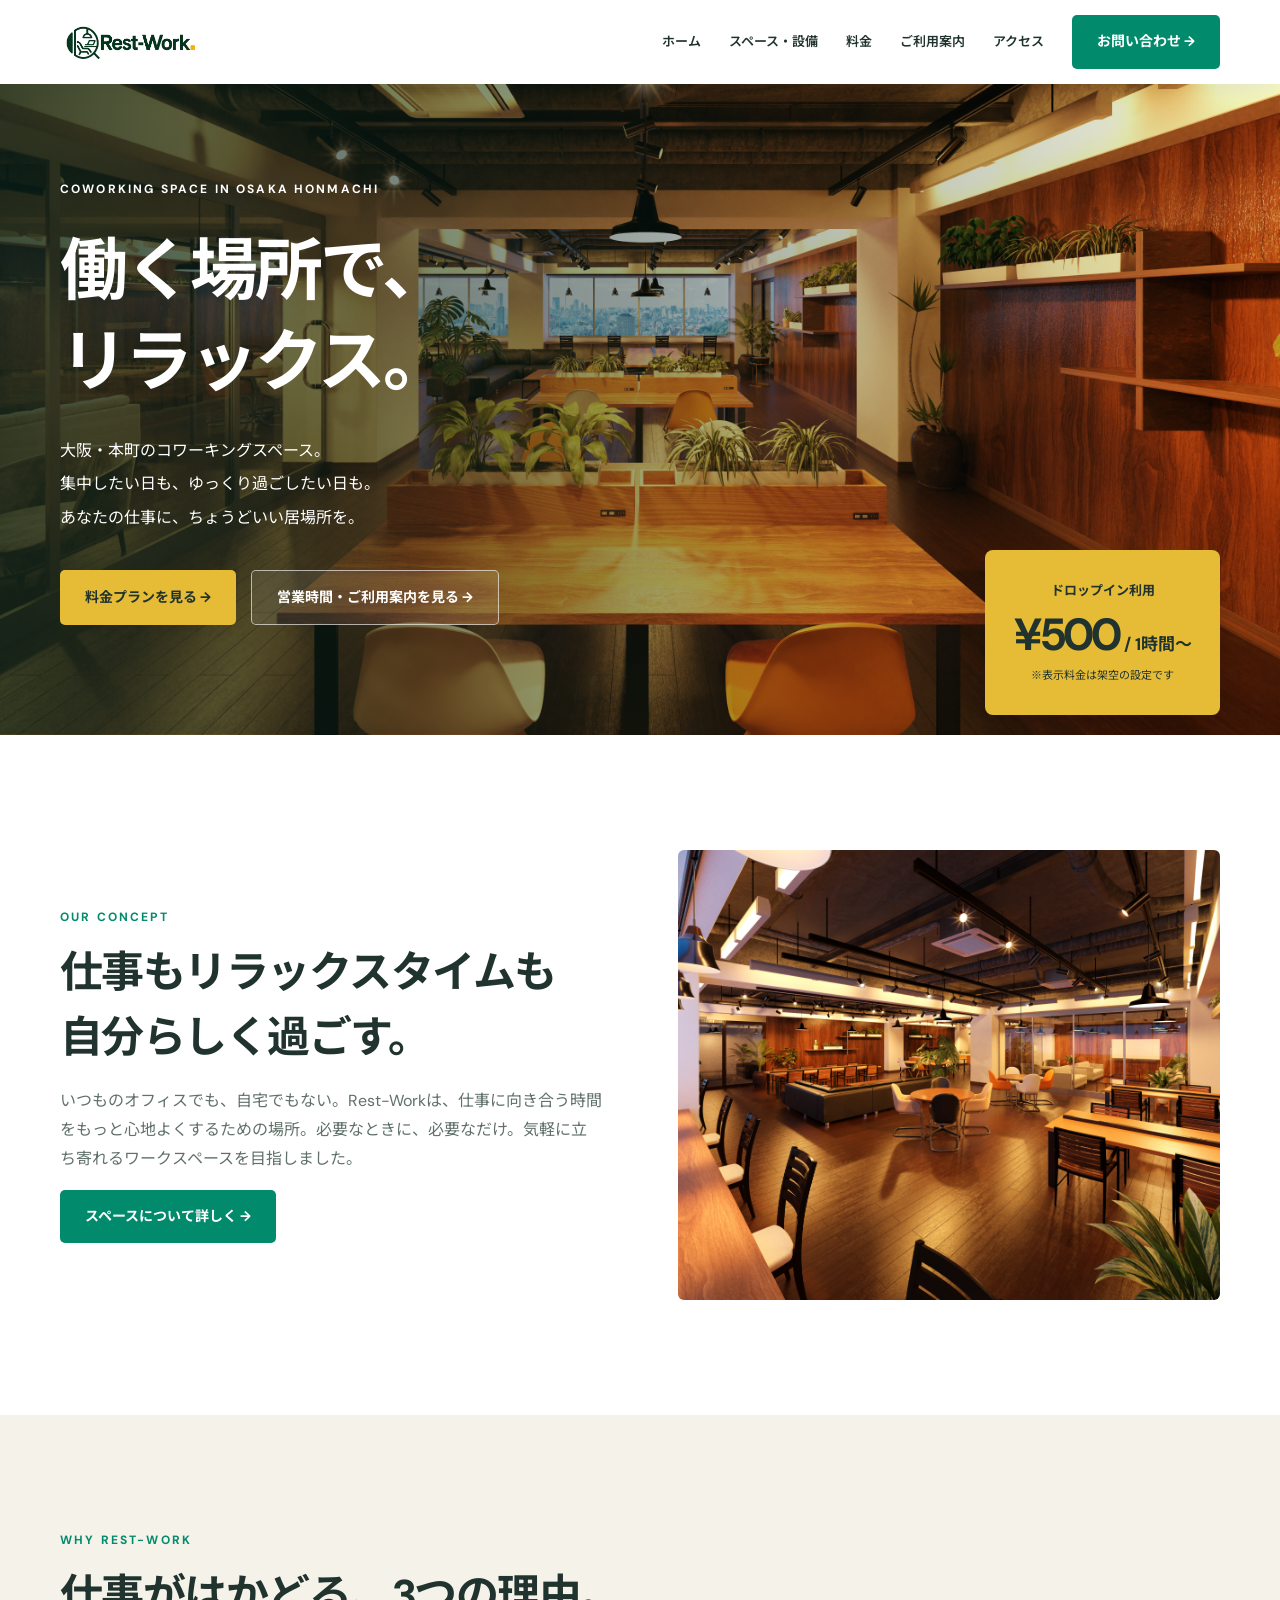
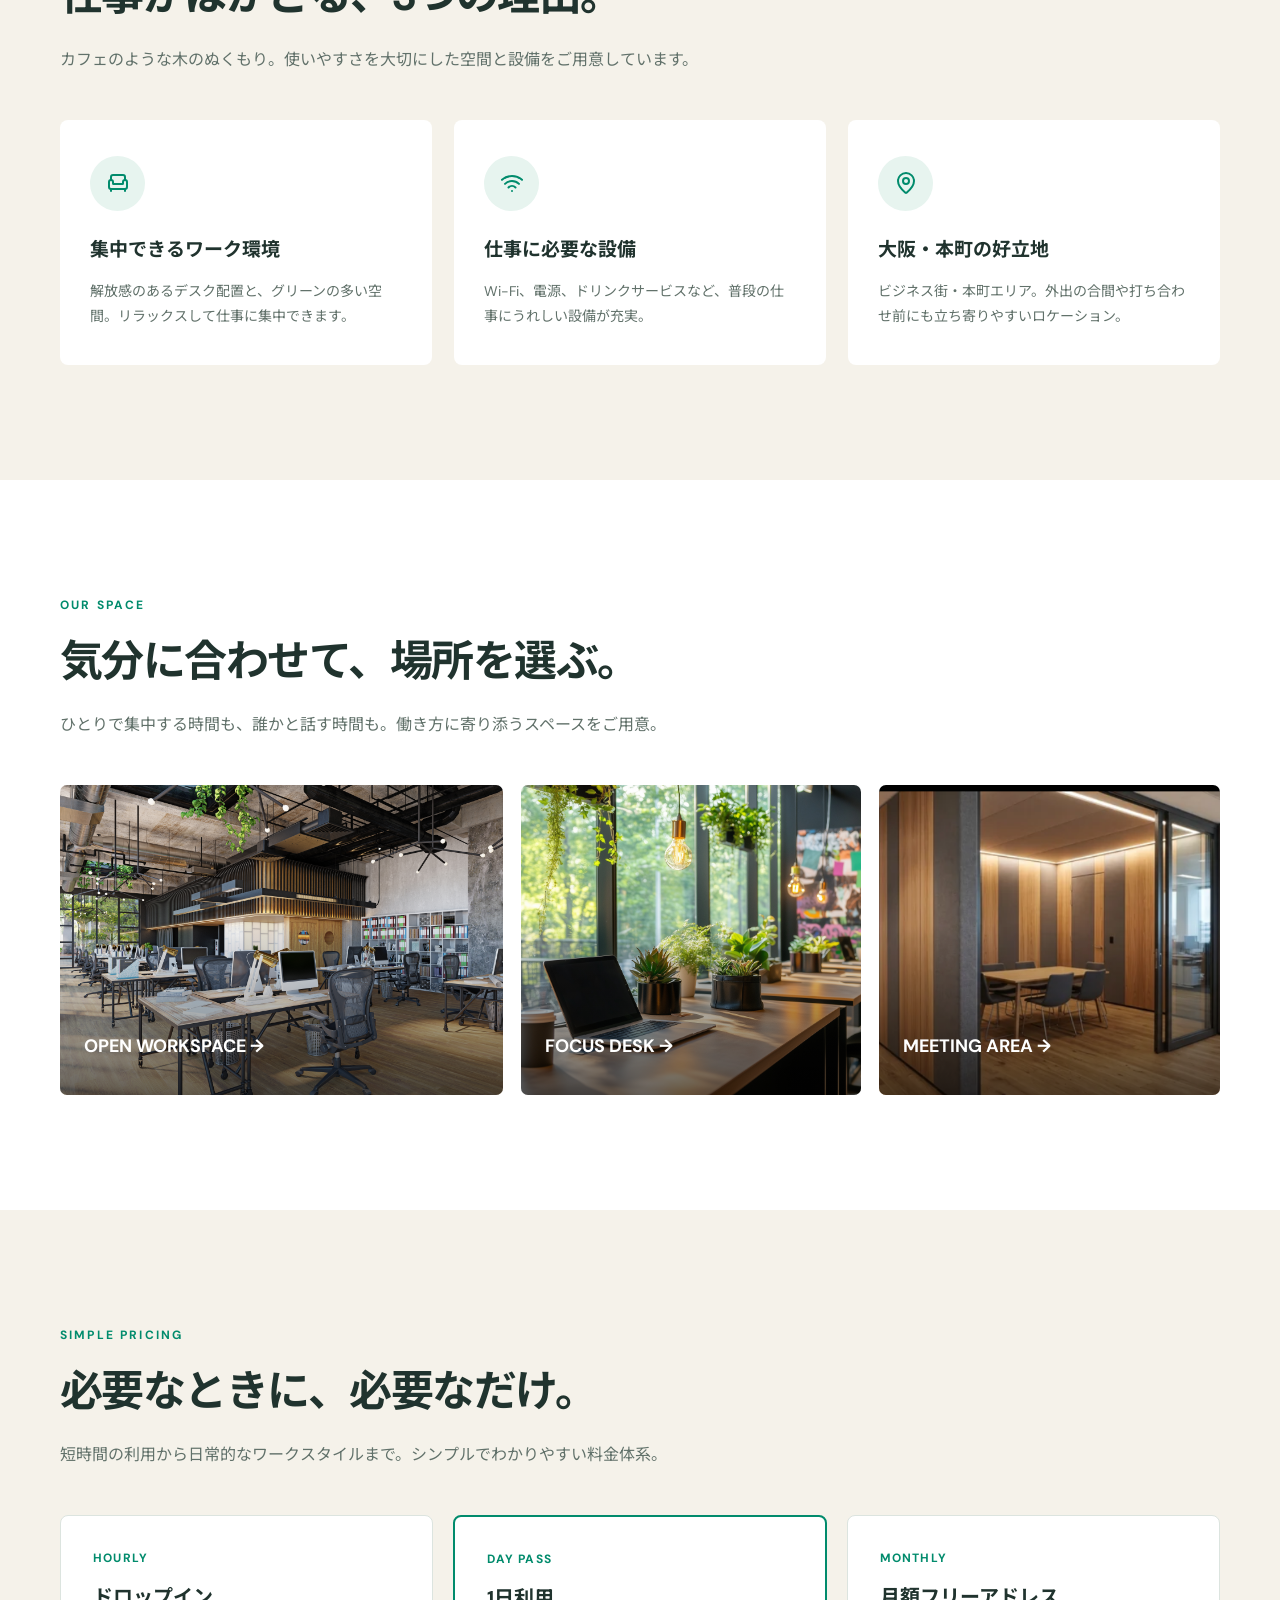
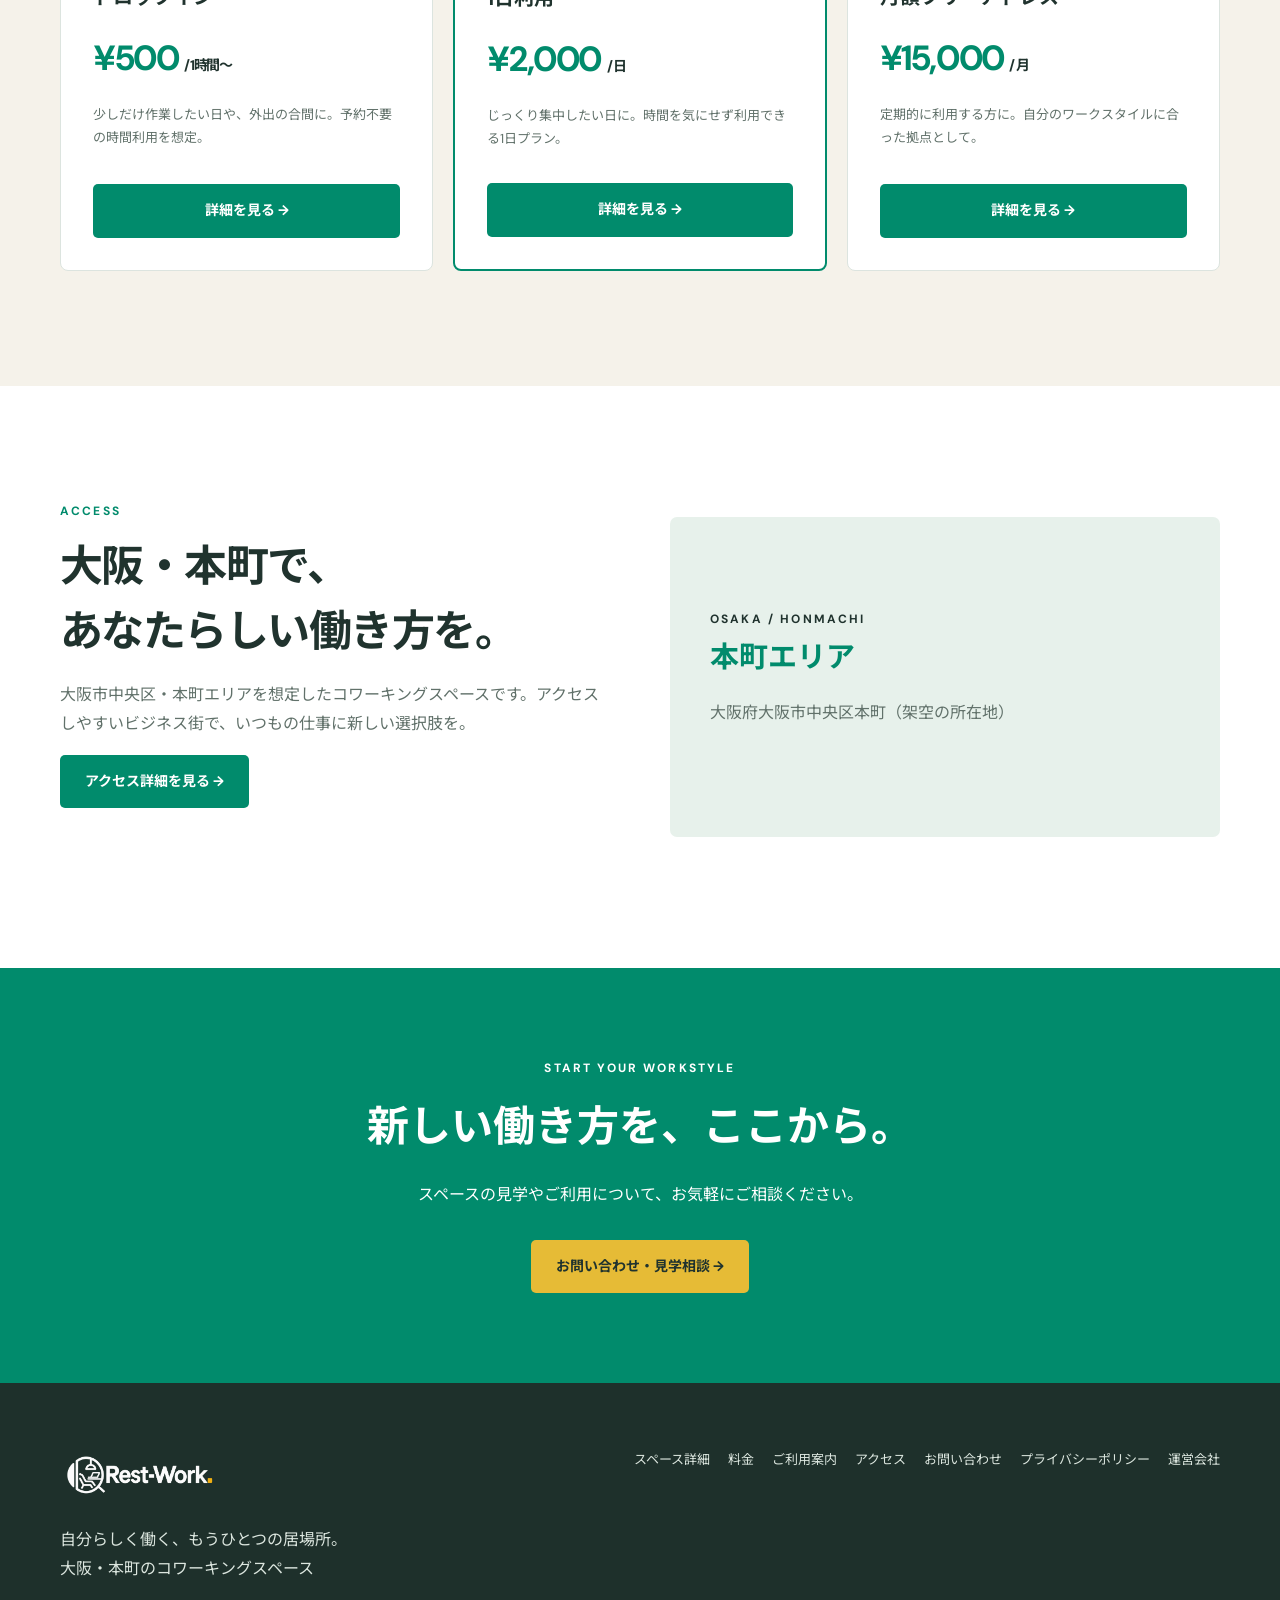
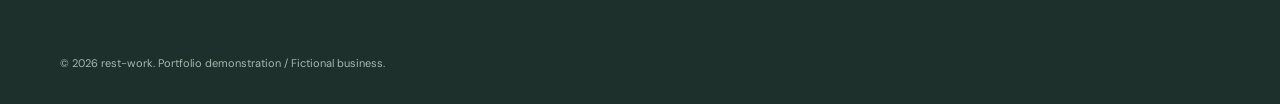
<file: index.html>
<!doctype html>
<html lang="ja">
  <head>
    <meta charset="utf-8">
    <meta name="viewport" content="width=device-width, initial-scale=1">
    <meta name="description" content="大阪・本町の架空のコワーキングスペース rest-work。1時間500円から、自由な働き方を。">
    <title>rest-work | 大阪・本町のコワーキングスペース</title>
    <link rel="preconnect" href="https://fonts.googleapis.com">
    <link rel="preconnect" href="https://fonts.gstatic.com" crossorigin>
    <link href="https://fonts.googleapis.com/css2?family=DM+Sans:wght@400;500;600;700&family=Noto+Sans+JP:wght@400;500;600;700&display=swap" rel="stylesheet">
    <link rel="stylesheet" href="assets/css/style.css">
  </head>

  <body>
    <div class="top-loading" data-top-loading role="status" aria-label="Rest-Workを読み込んでいます">
      <div class="top-loading-inner">
        <div class="top-loading-visual" aria-hidden="true">
          <span class="top-loading-ripple top-loading-ripple-one"></span>
          <span class="top-loading-ripple top-loading-ripple-two"></span>
          <span class="top-loading-mark"><img src="img/logo.png" alt=""></span>
        </div>
        <p class="top-loading-copy">COMFORT SPACE</p>
      </div>
    </div>
    <header class="site-header">
      <div class="wrap header-inner">
        <a class="logo" href="index.html" aria-label="rest-work トップ">
          rest-work<span>.</span>
        </a>
        <button class="menu-btn" aria-label="メニューを開く" aria-expanded="false" aria-controls="main-nav">
          ☰
        </button>
        <nav class="nav" id="main-nav" aria-label="メインナビゲーション">
          <a href="index.html">ホーム</a>
          <a href="space.html">スペース・設備</a>
          <a href="price.html">料金</a>
          <a href="guide.html">ご利用案内</a>
          <a href="access.html">アクセス</a>
          <a href="contact.html" class="btn header-cta">お問い合わせ →</a>
        </nav>
      </div>
    </header>

    <main>
      <section class="hero">
        <div class="hero-image" role="img" aria-label="自然光が差し込む開放的なワークスペース"></div>
        <div class="wrap hero-inner">
          <div class="eyebrow">COWORKING SPACE IN OSAKA HONMACHI</div>
          <h1>
            働く場所で、<br>
            リラックス。
          </h1>
          <p>
            大阪・本町のコワーキングスペース。<br>
            集中したい日も、ゆっくり過ごしたい日も。<br>
            あなたの仕事に、ちょうどいい居場所を。
          </p>
          <div class="hero-actions">
            <a class="btn yellow" href="price.html">料金プランを見る →</a>
            <a class="btn btn-outline" href="guide.html">営業時間・ご利用案内を見る →</a>
          </div>
          <div class="price-badge">
            <small>ドロップイン利用</small>
            <strong>¥500<span> / 1時間〜</span></strong>
            <em>※表示料金は架空の設定です</em>
          </div>
        </div>
      </section>

      <section class="section" id="concept">
        <div class="wrap intro">
          <div class="section-heading">
            <div class="eyebrow">OUR CONCEPT</div>
            <h2>
              仕事もリラックスタイムも<br>
              自分らしく過ごす。
            </h2>
            <p>いつものオフィスでも、自宅でもない。Rest-Workは、仕事に向き合う時間をもっと心地よくするための場所。必要なときに、必要なだけ。気軽に立ち寄れるワークスペースを目指しました。</p>
            <a class="btn" href="space.html">スペースについて詳しく →</a>
          </div>
          <div class="intro-photo">
            <img loading="lazy" src="img/top.jpeg" alt="木の質感と自然光が心地よいオフィス空間">
          </div>
        </div>
      </section>

      <section class="section cream">
        <div class="wrap">
          <div class="section-heading">
            <div class="eyebrow">WHY REST-WORK</div>
            <h2>仕事がはかどる、3つの理由。</h2>
            <p>カフェのような木のぬくもり。使いやすさを大切にした空間と設備をご用意しています。</p>
          </div>
          <div class="features">
            <article class="feature">
              <div class="feature-icon">
                <svg xmlns="http://www.w3.org/2000/svg" width="24" height="24" viewBox="0 0 24 24" fill="none" stroke="#018B6C" stroke-width="2" stroke-linecap="round" stroke-linejoin="round" class="lucide lucide-armchair" aria-hidden="true" focusable="false">
                  <path d="M19 9V6a2 2 0 0 0-2-2H7a2 2 0 0 0-2 2v3" />
                  <path d="M3 16a2 2 0 0 0 2 2h14a2 2 0 0 0 2-2v-5a2 2 0 0 0-4 0v1.5a.5.5 0 0 1-.5.5h-9a.5.5 0 0 1-.5-.5V11a2 2 0 0 0-4 0z" />
                  <path d="M5 18v2" />
                  <path d="M19 18v2" />
                </svg>
              </div>
              <h3>集中できるワーク環境</h3>
              <p>解放感のあるデスク配置と、グリーンの多い空間。リラックスして仕事に集中できます。</p>
            </article>
            <article class="feature">
              <div class="feature-icon">
                <svg xmlns="http://www.w3.org/2000/svg" width="24" height="24" viewBox="0 0 24 24" fill="none" stroke="#018B6C" stroke-width="2" stroke-linecap="round" stroke-linejoin="round" class="lucide lucide-wifi" aria-hidden="true" focusable="false">
                  <path d="M12 20h.01" />
                  <path d="M2 8.82a15 15 0 0 1 20 0" />
                  <path d="M5 12.859a10 10 0 0 1 14 0" />
                  <path d="M8.5 16.429a5 5 0 0 1 7 0" />
                </svg>
              </div>
              <h3>仕事に必要な設備</h3>
              <p>Wi-Fi、電源、ドリンクサービスなど、普段の仕事にうれしい設備が充実。</p>
            </article>
            <article class="feature">
              <div class="feature-icon">
                <svg xmlns="http://www.w3.org/2000/svg" width="24" height="24" viewBox="0 0 24 24" fill="none" stroke="#018B6C" stroke-width="2" stroke-linecap="round" stroke-linejoin="round" class="lucide lucide-map-pin" aria-hidden="true" focusable="false">
                  <path d="M20 10c0 4.993-5.539 10.193-7.399 11.799a1 1 0 0 1-1.202 0C9.539 20.193 4 14.993 4 10a8 8 0 0 1 16 0" />
                  <circle cx="12" cy="10" r="3" />
                </svg>
              </div>
              <h3>大阪・本町の好立地</h3>
              <p>ビジネス街・本町エリア。外出の合間や打ち合わせ前にも立ち寄りやすいロケーション。</p>
            </article>
          </div>
        </div>
      </section>

      <section class="section">
        <div class="wrap">
          <div class="section-heading">
            <div class="eyebrow">OUR SPACE</div>
            <h2>気分に合わせて、場所を選ぶ。</h2>
            <p>ひとりで集中する時間も、誰かと話す時間も。働き方に寄り添うスペースをご用意。</p>
          </div>
          <div class="space-grid">
            <a class="space-card" href="space.html">
              <img loading="lazy" src="img/open.jpeg" alt="開放的な共有ワークスペース">
              <h3>OPEN WORKSPACE →</h3>
            </a>
            <a class="space-card" href="space.html">
              <img loading="lazy" src="img/desk.jpeg" alt="自然光の入るデスクエリア">
              <h3>FOCUS DESK →</h3>
            </a>
            <a class="space-card" href="space.html">
              <img loading="lazy" src="img/meeting.png" alt="落ち着いたミーティングスペース">
              <h3>MEETING AREA →</h3>
            </a>
          </div>
        </div>
      </section>

      <section class="section cream" id="pricing">
        <div class="wrap">
          <div class="section-heading">
            <div class="eyebrow">SIMPLE PRICING</div>
            <h2>必要なときに、必要なだけ。</h2>
            <p>短時間の利用から日常的なワークスタイルまで。シンプルでわかりやすい料金体系。</p>
          </div>
          <div class="pricing-grid">
            <article class="plan">
              <span class="plan-label">HOURLY</span>
              <h3>ドロップイン</h3>
              <div class="amount">¥500 <small>/ 1時間〜</small></div>
              <p>少しだけ作業したい日や、外出の合間に。予約不要の時間利用を想定。</p>
              <a href="price.html" class="btn">詳細を見る →</a>
            </article>
            <article class="plan featured">
              <span class="plan-label">DAY PASS</span>
              <h3>1日利用</h3>
              <div class="amount">¥2,000 <small>/ 日</small></div>
              <p>じっくり集中したい日に。時間を気にせず利用できる1日プラン。</p>
              <a href="price.html" class="btn">詳細を見る →</a>
            </article>
            <article class="plan">
              <span class="plan-label">MONTHLY</span>
              <h3>月額フリーアドレス</h3>
              <div class="amount">¥15,000 <small>/ 月</small></div>
              <p>定期的に利用する方に。自分のワークスタイルに合った拠点として。</p>
              <a href="price.html" class="btn">詳細を見る →</a>
            </article>
          </div>
        </div>
      </section>

      <section class="section">
        <div class="wrap access">
          <div class="section-heading">
            <div class="eyebrow">ACCESS</div>
            <h2>
              大阪・本町で、<br>
              あなたらしい働き方を。
            </h2>
            <p>大阪市中央区・本町エリアを想定したコワーキングスペースです。アクセスしやすいビジネス街で、いつもの仕事に新しい選択肢を。</p>
            <a class="btn" href="access.html">アクセス詳細を見る →</a>
          </div>
          <div class="access-panel">
            <span class="eyebrow">OSAKA / HONMACHI</span>
            <strong>本町エリア</strong>
            <p>大阪府大阪市中央区本町（架空の所在地）</p>
          </div>
        </div>
      </section>

      <section class="cta">
        <div class="wrap">
          <div class="eyebrow">START YOUR WORKSTYLE</div>
          <h2>新しい働き方を、ここから。</h2>
          <p>スペースの見学やご利用について、お気軽にご相談ください。</p>
          <a href="contact.html" class="btn yellow">お問い合わせ・見学相談 →</a>
        </div>
      </section>
    </main>

    <footer class="footer">
      <div class="wrap">
        <div class="footer-grid">
          <div>
            <a class="logo" href="index.html">rest-work<span>.</span></a>
            <p>
              自分らしく働く、もうひとつの居場所。<br>
              大阪・本町のコワーキングスペース
            </p>
          </div>
          <nav class="footer-nav" aria-label="フッターナビゲーション">
            <a href="space.html">スペース詳細</a>
            <a href="price.html">料金</a>
            <a href="guide.html">ご利用案内</a>
            <a href="access.html">アクセス</a>
            <a href="contact.html">お問い合わせ</a>
            <a href="privacy.html">プライバシーポリシー</a>
            <a href="company.html">運営会社</a>
          </nav>
        </div>
        <small>© 2026 rest-work. Portfolio demonstration / Fictional business.</small>
      </div>
    </footer>

    <script src="assets/js/main.js"></script>
  </body>
</html>
</file>
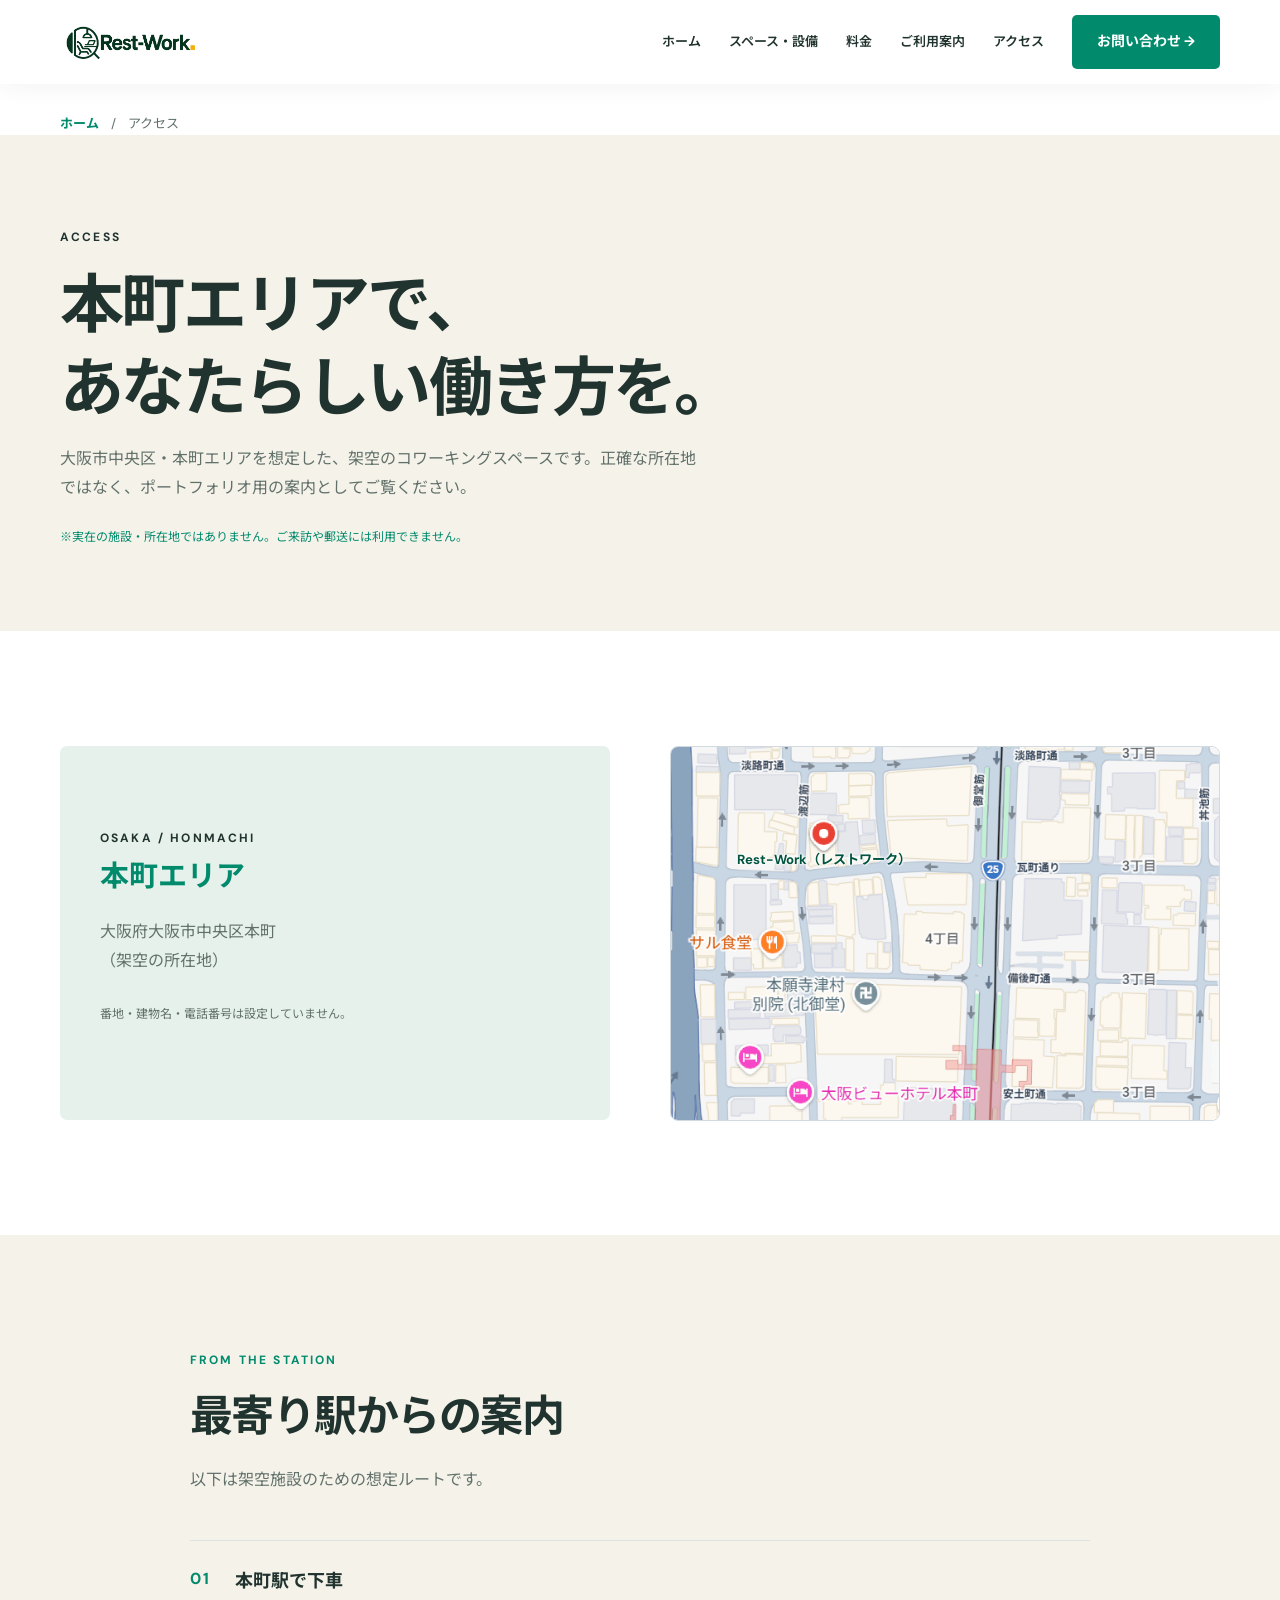
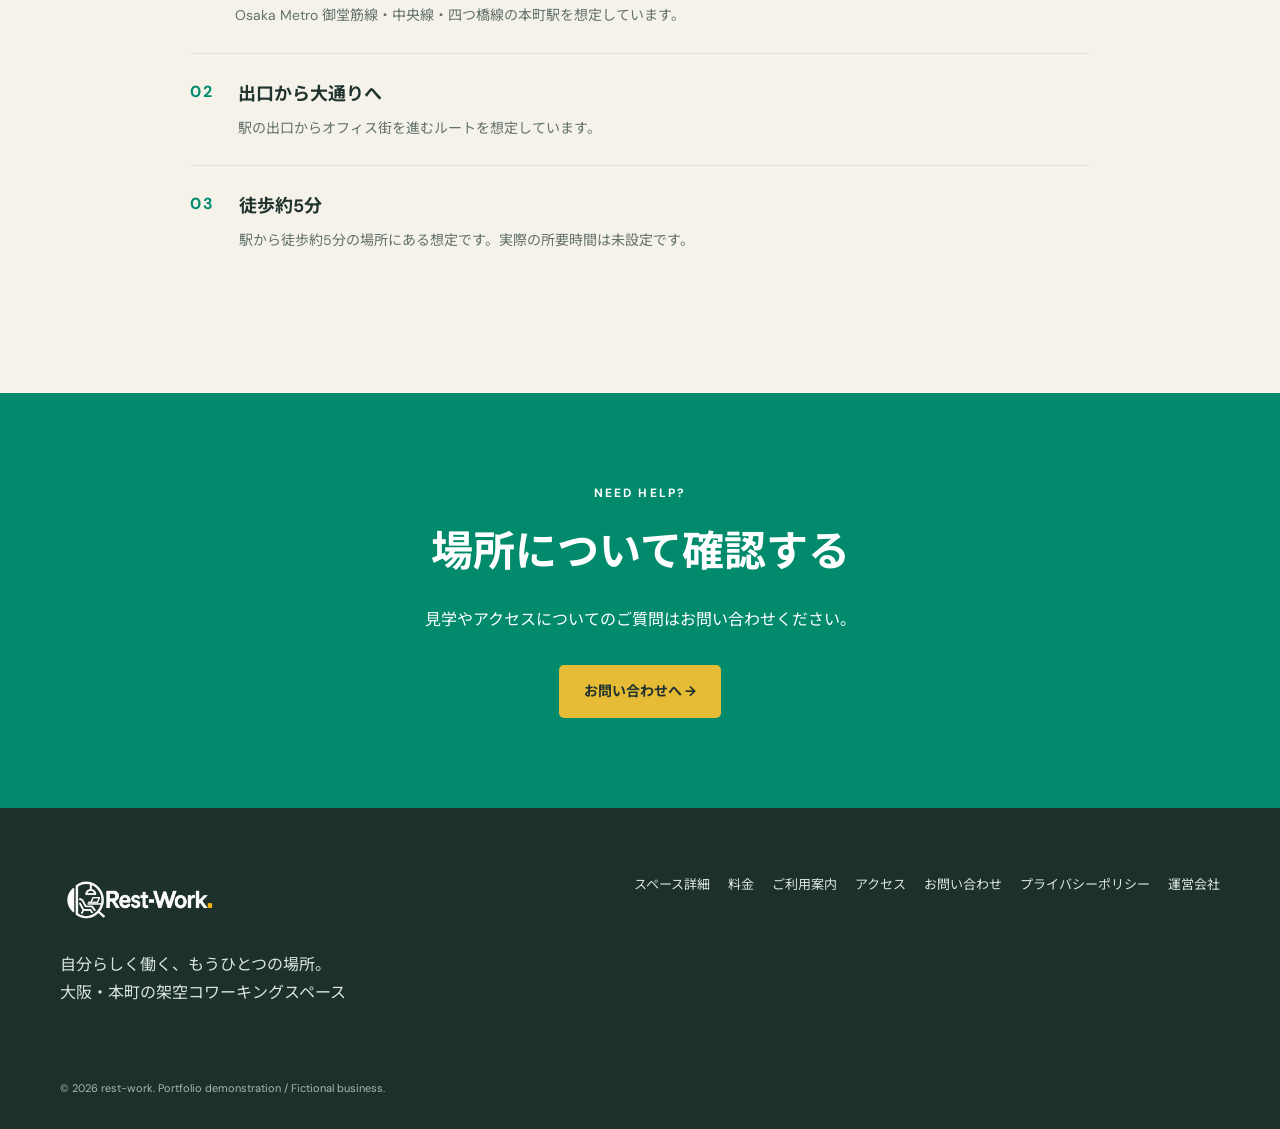
<file: access.html>
<!doctype html>
<html lang="ja">
  <head><meta charset="utf-8"><meta name="viewport" content="width=device-width, initial-scale=1"><meta name="description" content="rest-workへのアクセス案内。大阪市中央区本町を想定した架空施設のアクセス情報です。"><title>アクセス | rest-work</title><link rel="preconnect" href="https://fonts.googleapis.com"><link rel="preconnect" href="https://fonts.gstatic.com" crossorigin><link href="https://fonts.googleapis.com/css2?family=DM+Sans:wght@400;500;600;700&family=Noto+Sans+JP:wght@400;500;600;700&display=swap" rel="stylesheet"><link rel="stylesheet" href="assets/css/style.css"></head>
  <body><header class="site-header"><div class="wrap header-inner"><a class="logo" href="index.html" aria-label="rest-work トップ">rest-work<span>.</span></a><button class="menu-btn" aria-label="メニューを開く" aria-expanded="false" aria-controls="main-nav">☰</button><nav class="nav" id="main-nav" aria-label="メインナビゲーション"><a href="index.html">ホーム</a><a href="space.html">スペース・設備</a><a href="price.html">料金</a><a href="guide.html">ご利用案内</a><a href="access.html" aria-current="page">アクセス</a><a href="contact.html" class="btn header-cta">お問い合わせ →</a></nav></div></header>
  <main><div class="wrap breadcrumb" aria-label="パンくずリスト"><a href="index.html">ホーム</a><span aria-hidden="true">/</span><span>アクセス</span></div><section class="page-hero"><div class="wrap"><div class="eyebrow">ACCESS</div><h1>本町エリアで、<br>あなたらしい働き方を。</h1><p>大阪市中央区・本町エリアを想定した、架空のコワーキングスペースです。正確な所在地ではなく、ポートフォリオ用の案内としてご覧ください。</p><p class="fiction-note">※実在の施設・所在地ではありません。ご来訪や郵送には利用できません。</p></div></section>
    <section class="section"><div class="wrap access access-location"><div class="access-panel"><span class="eyebrow">OSAKA / HONMACHI</span><strong>本町エリア</strong><p>大阪府大阪市中央区本町<br>（架空の所在地）</p><p class="small-note">番地・建物名・電話番号は設定していません。</p></div><div class="access-map"><img class="access-map-image" src="img/スクリーンショット 2026-11-10 113230.png" alt="本町周辺の地図"><span class="access-map-label">Rest-Work（レストワーク）</span></div></div></section>
    <section class="section cream"><div class="wrap guide-narrow"><div class="section-heading"><div class="eyebrow">FROM THE STATION</div><h2>最寄り駅からの案内</h2><p>以下は架空施設のための想定ルートです。</p></div><ol class="route-list"><li><span>01</span><div><strong>本町駅で下車</strong><p>Osaka Metro 御堂筋線・中央線・四つ橋線の本町駅を想定しています。</p></div></li><li><span>02</span><div><strong>出口から大通りへ</strong><p>駅の出口からオフィス街を進むルートを想定しています。</p></div></li><li><span>03</span><div><strong>徒歩約5分</strong><p>駅から徒歩約5分の場所にある想定です。実際の所要時間は未設定です。</p></div></li></ol></div></section><section class="cta"><div class="wrap"><div class="eyebrow">NEED HELP?</div><h2>場所について確認する</h2><p>見学やアクセスについてのご質問はお問い合わせください。</p><a href="contact.html" class="btn yellow">お問い合わせへ →</a></div></section></main>
  <footer class="footer"><div class="wrap"><div class="footer-grid"><div><a class="logo" href="index.html">rest-work<span>.</span></a><p>自分らしく働く、もうひとつの場所。<br>大阪・本町の架空コワーキングスペース</p></div><nav class="footer-nav" aria-label="フッターナビゲーション"><a href="space.html">スペース詳細</a><a href="price.html">料金</a><a href="guide.html">ご利用案内</a><a href="access.html">アクセス</a><a href="contact.html">お問い合わせ</a><a href="privacy.html">プライバシーポリシー</a><a href="company.html">運営会社</a></nav></div><small>© 2026 rest-work. Portfolio demonstration / Fictional business.</small></div></footer><script src="assets/js/main.js"></script></body>
</html>
</file>
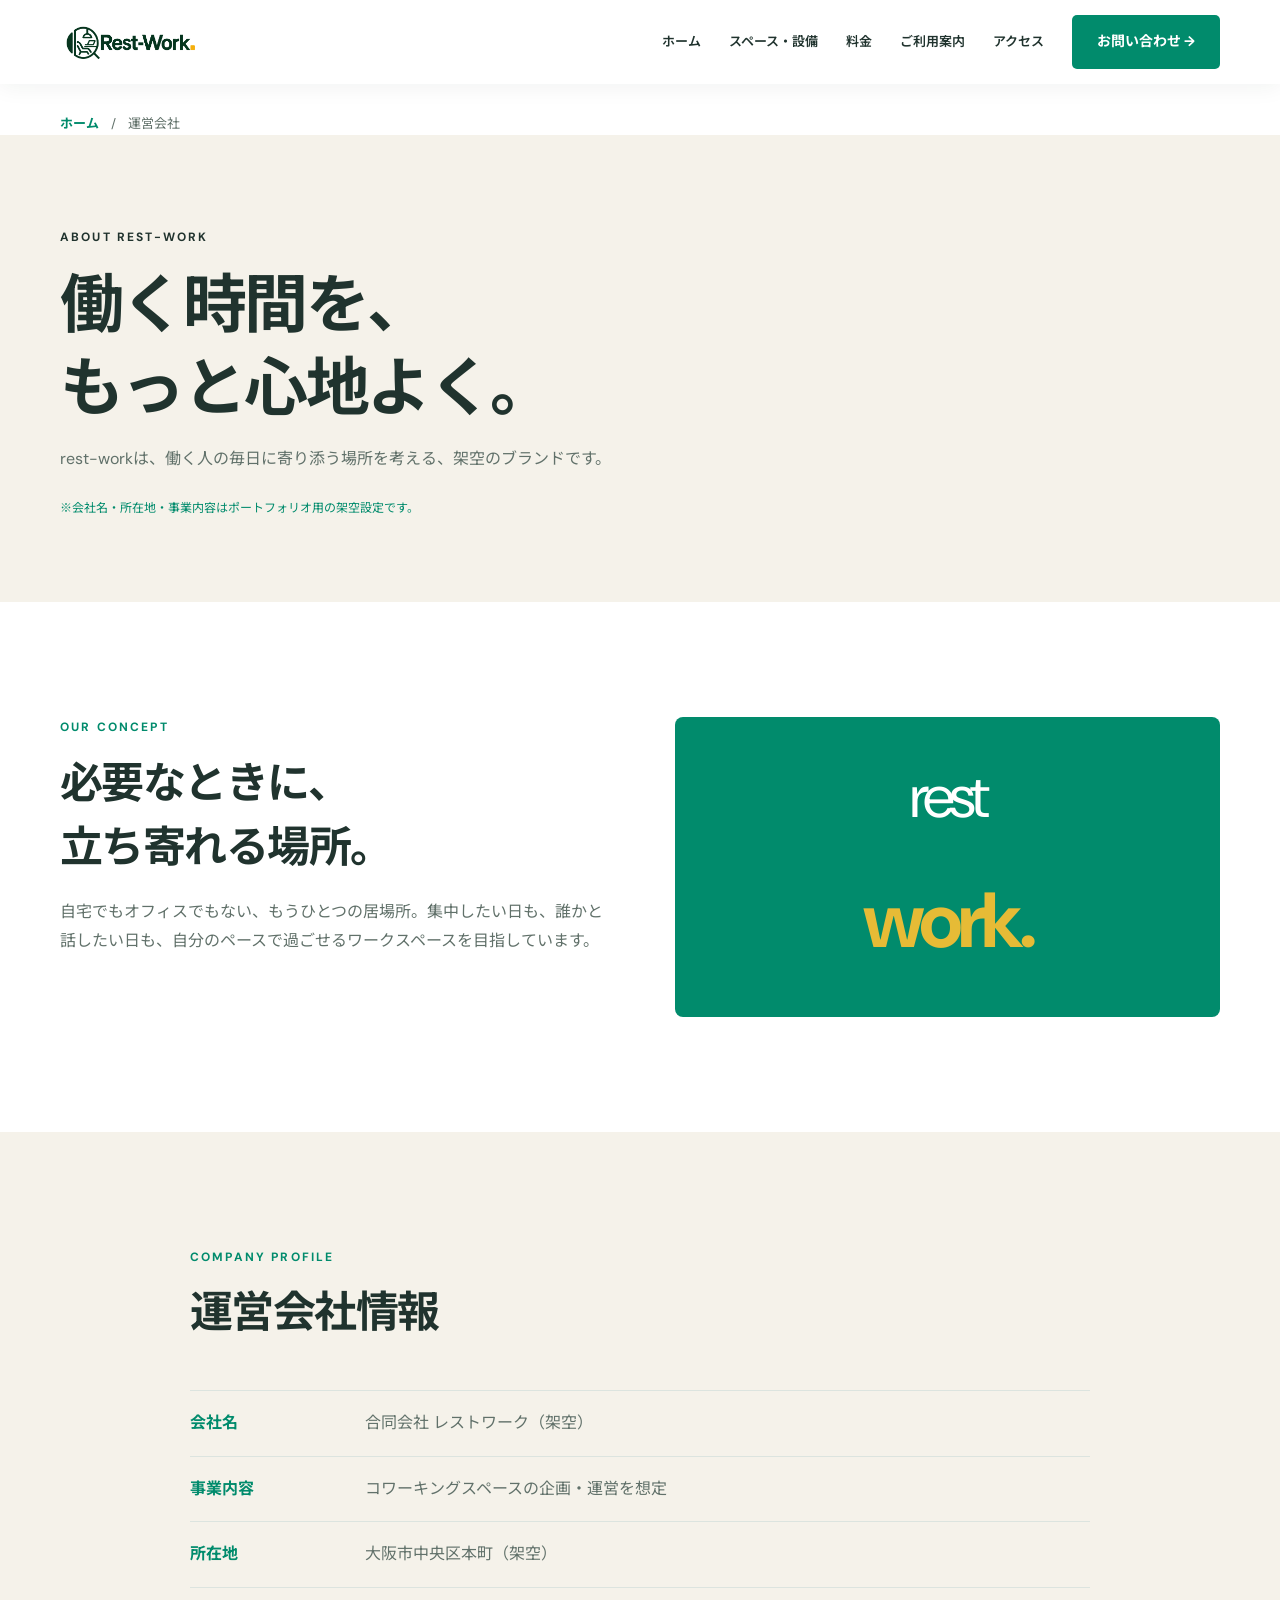
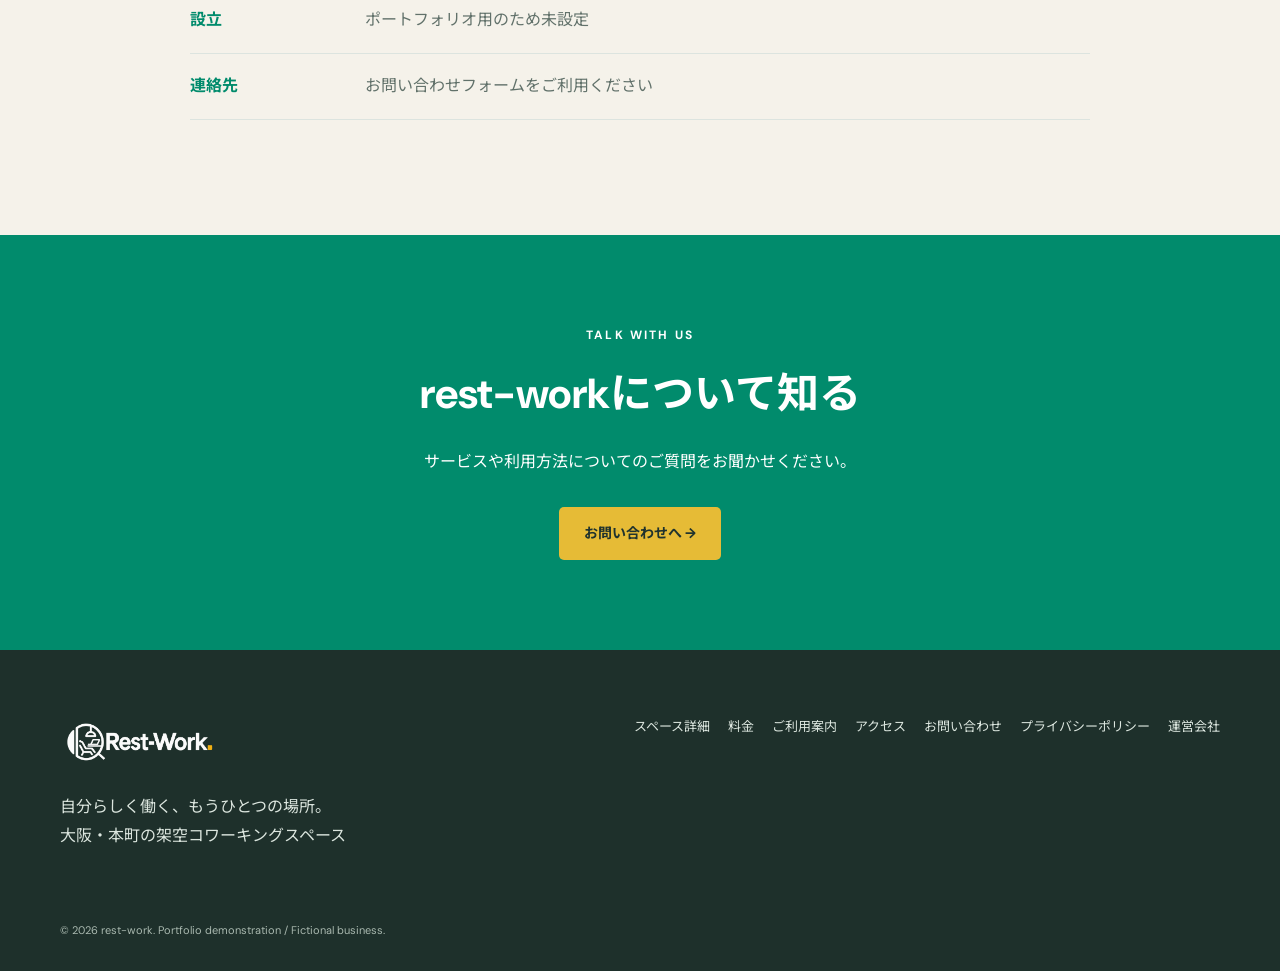
<file: company.html>
<!doctype html>
<html lang="ja">
  <head><meta charset="utf-8"><meta name="viewport" content="width=device-width, initial-scale=1"><meta name="description" content="rest-workを運営する架空会社の情報とコンセプトをご紹介します。"><title>運営会社 | rest-work</title><link rel="preconnect" href="https://fonts.googleapis.com"><link rel="preconnect" href="https://fonts.gstatic.com" crossorigin><link href="https://fonts.googleapis.com/css2?family=DM+Sans:wght@400;500;600;700&family=Noto+Sans+JP:wght@400;500;600;700&display=swap" rel="stylesheet"><link rel="stylesheet" href="assets/css/style.css"></head>
  <body><header class="site-header"><div class="wrap header-inner"><a class="logo" href="index.html" aria-label="rest-work トップ">rest-work<span>.</span></a><button class="menu-btn" aria-label="メニューを開く" aria-expanded="false" aria-controls="main-nav">☰</button><nav class="nav" id="main-nav" aria-label="メインナビゲーション"><a href="index.html">ホーム</a><a href="space.html">スペース・設備</a><a href="price.html">料金</a><a href="guide.html">ご利用案内</a><a href="access.html">アクセス</a><a href="contact.html" class="btn header-cta">お問い合わせ →</a></nav></div></header>
  <main><div class="wrap breadcrumb" aria-label="パンくずリスト"><a href="index.html">ホーム</a><span aria-hidden="true">/</span><span>運営会社</span></div><section class="page-hero"><div class="wrap"><div class="eyebrow">ABOUT REST-WORK</div><h1>働く時間を、<br>もっと心地よく。</h1><p>rest-workは、働く人の毎日に寄り添う場所を考える、架空のブランドです。</p><p class="fiction-note">※会社名・所在地・事業内容はポートフォリオ用の架空設定です。</p></div></section><section class="section"><div class="wrap company-grid"><div class="section-heading"><div class="eyebrow">OUR CONCEPT</div><h2>必要なときに、<br>立ち寄れる場所。</h2><p>自宅でもオフィスでもない、もうひとつの居場所。集中したい日も、誰かと話したい日も、自分のペースで過ごせるワークスペースを目指しています。</p></div><div class="company-mark" aria-hidden="true"><span>rest</span><strong>work.</strong></div></div></section><section class="section cream"><div class="wrap guide-narrow"><div class="section-heading"><div class="eyebrow">COMPANY PROFILE</div><h2>運営会社情報</h2></div><dl class="company-profile"><div><dt>会社名</dt><dd>合同会社 レストワーク（架空）</dd></div><div><dt>事業内容</dt><dd>コワーキングスペースの企画・運営を想定</dd></div><div><dt>所在地</dt><dd>大阪市中央区本町（架空）</dd></div><div><dt>設立</dt><dd>ポートフォリオ用のため未設定</dd></div><div><dt>連絡先</dt><dd>お問い合わせフォームをご利用ください</dd></div></dl></div></section><section class="cta"><div class="wrap"><div class="eyebrow">TALK WITH US</div><h2>rest-workについて知る</h2><p>サービスや利用方法についてのご質問をお聞かせください。</p><a href="contact.html" class="btn yellow">お問い合わせへ →</a></div></section></main>
  <footer class="footer"><div class="wrap"><div class="footer-grid"><div><a class="logo" href="index.html">rest-work<span>.</span></a><p>自分らしく働く、もうひとつの場所。<br>大阪・本町の架空コワーキングスペース</p></div><nav class="footer-nav" aria-label="フッターナビゲーション"><a href="space.html">スペース詳細</a><a href="price.html">料金</a><a href="guide.html">ご利用案内</a><a href="access.html">アクセス</a><a href="contact.html">お問い合わせ</a><a href="privacy.html">プライバシーポリシー</a><a href="company.html">運営会社</a></nav></div><small>© 2026 rest-work. Portfolio demonstration / Fictional business.</small></div></footer><script src="assets/js/main.js"></script></body>
</html>
</file>
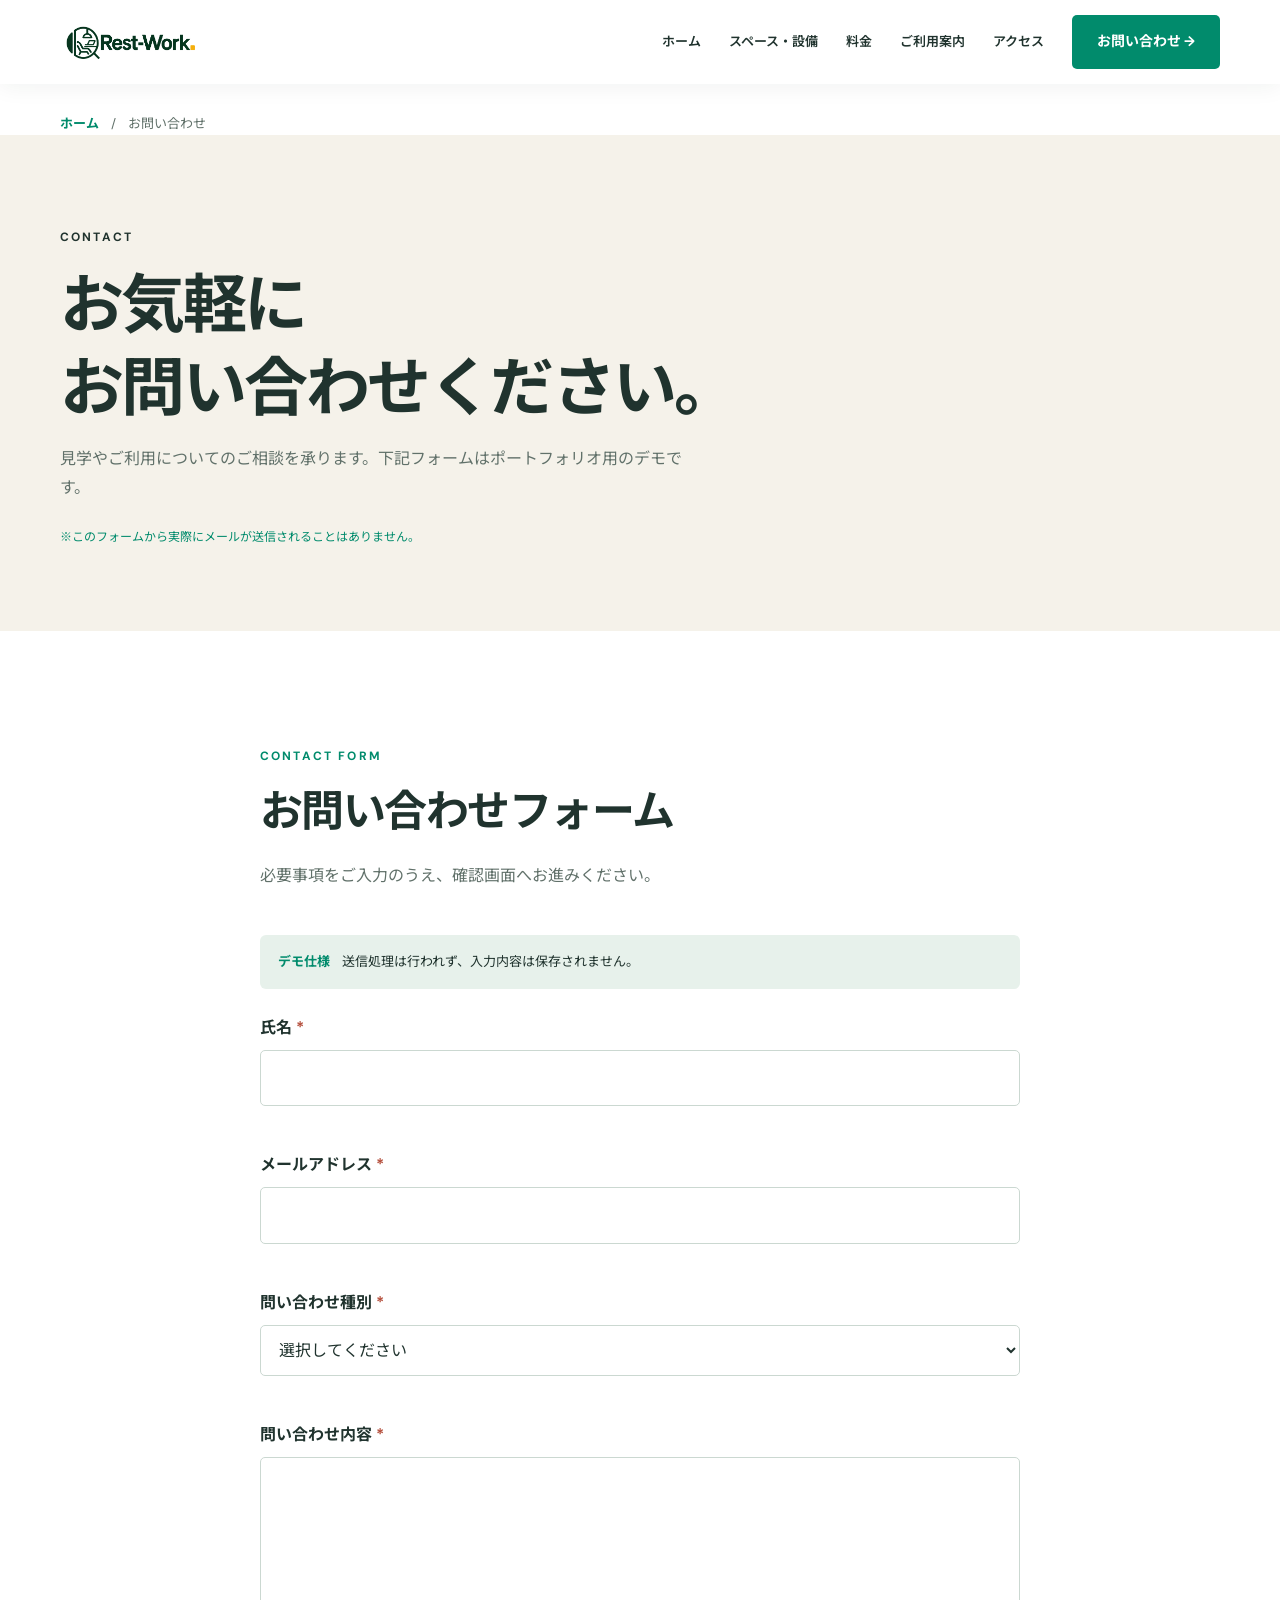
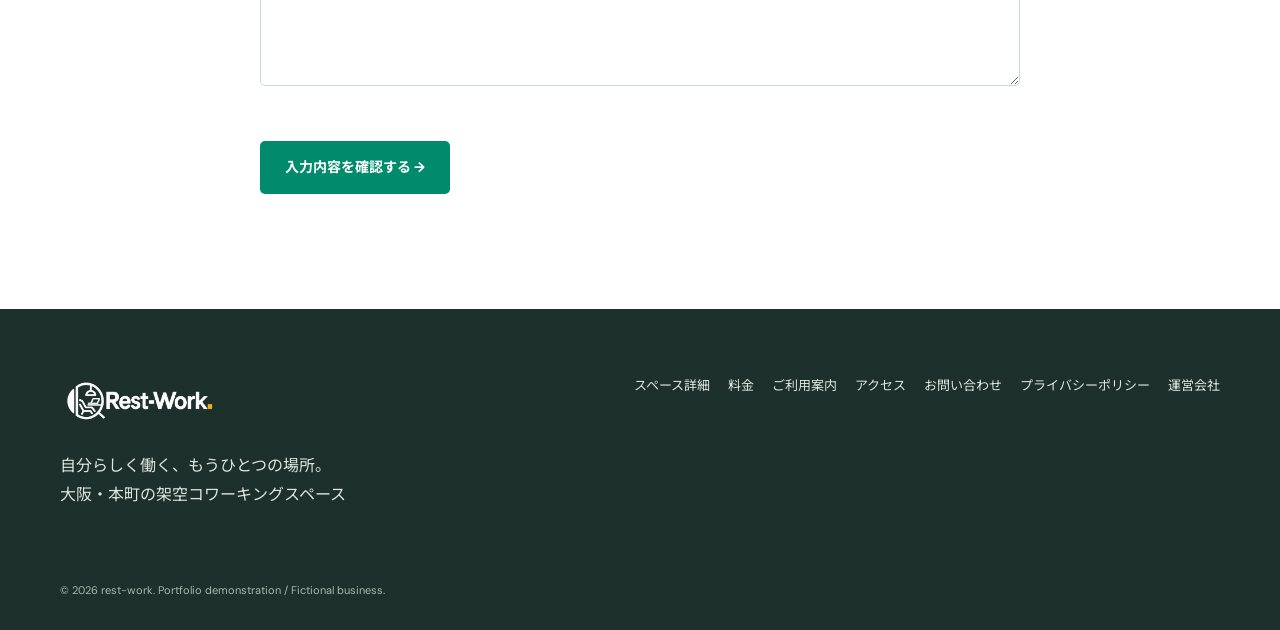
<file: contact.html>
<!doctype html>
<html lang="ja">
  <head><meta charset="utf-8"><meta name="viewport" content="width=device-width, initial-scale=1"><meta name="description" content="rest-workへのお問い合わせフォーム。送信されないデモ仕様です。"><title>お問い合わせ | rest-work</title><link rel="preconnect" href="https://fonts.googleapis.com"><link rel="preconnect" href="https://fonts.gstatic.com" crossorigin><link href="https://fonts.googleapis.com/css2?family=DM+Sans:wght@400;500;600;700&family=Noto+Sans+JP:wght@400;500;600;700&display=swap" rel="stylesheet"><link rel="stylesheet" href="assets/css/style.css"></head>
  <body><header class="site-header"><div class="wrap header-inner"><a class="logo" href="index.html" aria-label="rest-work トップ">rest-work<span>.</span></a><button class="menu-btn" aria-label="メニューを開く" aria-expanded="false" aria-controls="main-nav">☰</button><nav class="nav" id="main-nav" aria-label="メインナビゲーション"><a href="index.html">ホーム</a><a href="space.html">スペース・設備</a><a href="price.html">料金</a><a href="guide.html">ご利用案内</a><a href="access.html">アクセス</a><a href="contact.html" aria-current="page" class="btn header-cta">お問い合わせ →</a></nav></div></header>
  <main><div class="wrap breadcrumb" aria-label="パンくずリスト"><a href="index.html">ホーム</a><span aria-hidden="true">/</span><span>お問い合わせ</span></div><section class="page-hero"><div class="wrap"><div class="eyebrow">CONTACT</div><h1>お気軽に<br>お問い合わせください。</h1><p>見学やご利用についてのご相談を承ります。下記フォームはポートフォリオ用のデモです。</p><p class="fiction-note">※このフォームから実際にメールが送信されることはありません。</p></div></section><section class="section"><div class="wrap form-layout"><div class="section-heading"><div class="eyebrow">CONTACT FORM</div><h2>お問い合わせフォーム</h2><p>必要事項をご入力のうえ、確認画面へお進みください。</p></div><div class="demo-notice" role="note"><strong>デモ仕様</strong><span>送信処理は行われず、入力内容は保存されません。</span></div><form class="contact-form" id="contact-form" novalidate><div class="form-field"><label for="name">氏名 <span aria-hidden="true">*</span></label><input id="name" name="name" type="text" autocomplete="name" required><p class="field-error" data-error-for="name"></p></div><div class="form-field"><label for="email">メールアドレス <span aria-hidden="true">*</span></label><input id="email" name="email" type="email" autocomplete="email" required><p class="field-error" data-error-for="email"></p></div><div class="form-field"><label for="category">問い合わせ種別 <span aria-hidden="true">*</span></label><select id="category" name="category" required><option value="">選択してください</option><option>見学について</option><option>利用方法について</option><option>料金について</option><option>その他</option></select><p class="field-error" data-error-for="category"></p></div><div class="form-field"><label for="message">問い合わせ内容 <span aria-hidden="true">*</span></label><textarea id="message" name="message" rows="7" required></textarea><p class="field-error" data-error-for="message"></p></div><button class="btn" type="submit">入力内容を確認する →</button></form><div class="contact-confirm" id="contact-confirm" hidden><div class="success-icon" aria-hidden="true">✓</div><h2>お問い合わせ内容の確認</h2><div class="confirm-body" id="confirm-body"></div><div class="form-actions"><button class="btn btn-outline-dark" type="button" data-contact-back>入力に戻る</button><button class="btn yellow" type="button" data-contact-submit>デモ送信する →</button></div></div><div class="contact-complete" id="contact-complete" hidden><div class="success-icon" aria-hidden="true">✓</div><h2>デモ送信が完了しました</h2><p>これはポートフォリオ用のデモのため、実際には送信されていません。</p><a class="btn" href="index.html">トップページへ戻る</a></div></div></section></main>
  <footer class="footer"><div class="wrap"><div class="footer-grid"><div><a class="logo" href="index.html">rest-work<span>.</span></a><p>自分らしく働く、もうひとつの場所。<br>大阪・本町の架空コワーキングスペース</p></div><nav class="footer-nav" aria-label="フッターナビゲーション"><a href="space.html">スペース詳細</a><a href="price.html">料金</a><a href="guide.html">ご利用案内</a><a href="access.html">アクセス</a><a href="contact.html">お問い合わせ</a><a href="privacy.html">プライバシーポリシー</a><a href="company.html">運営会社</a></nav></div><small>© 2026 rest-work. Portfolio demonstration / Fictional business.</small></div></footer><script src="assets/js/main.js"></script></body>
</html>
</file>
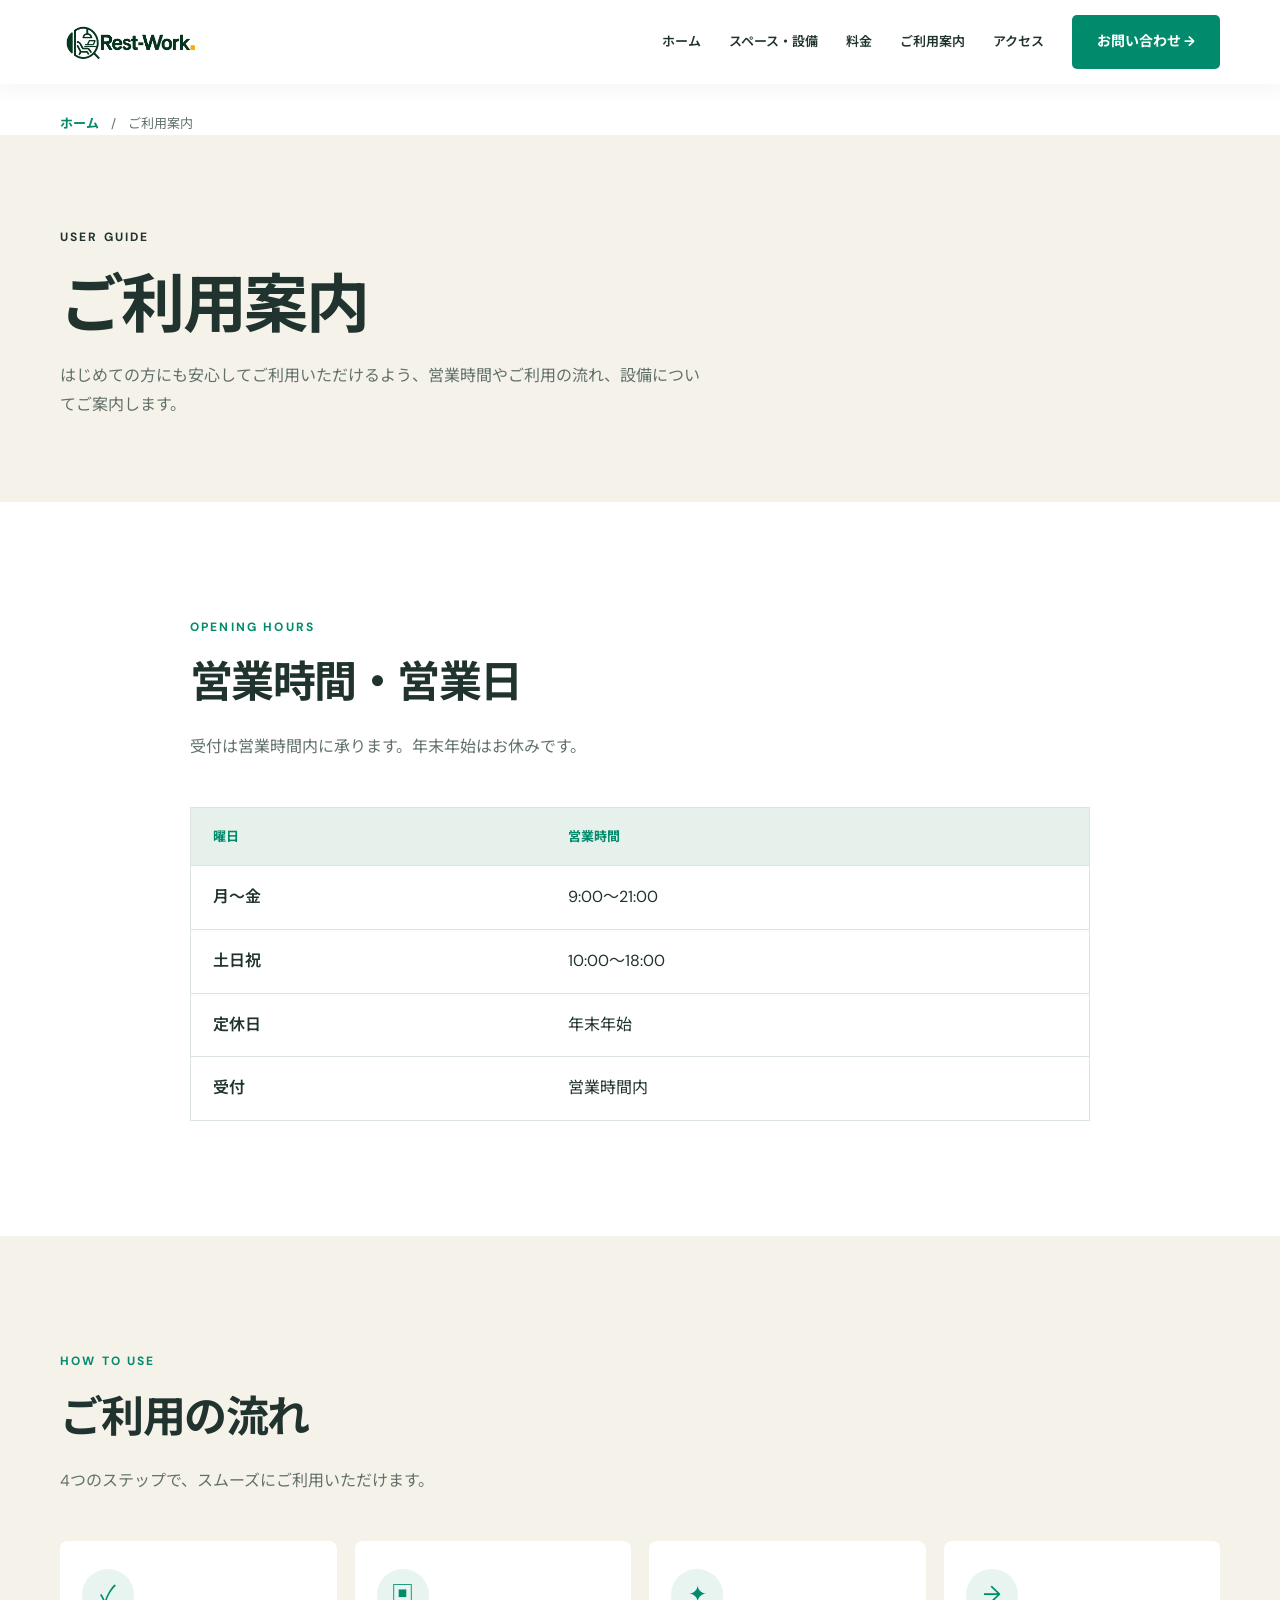
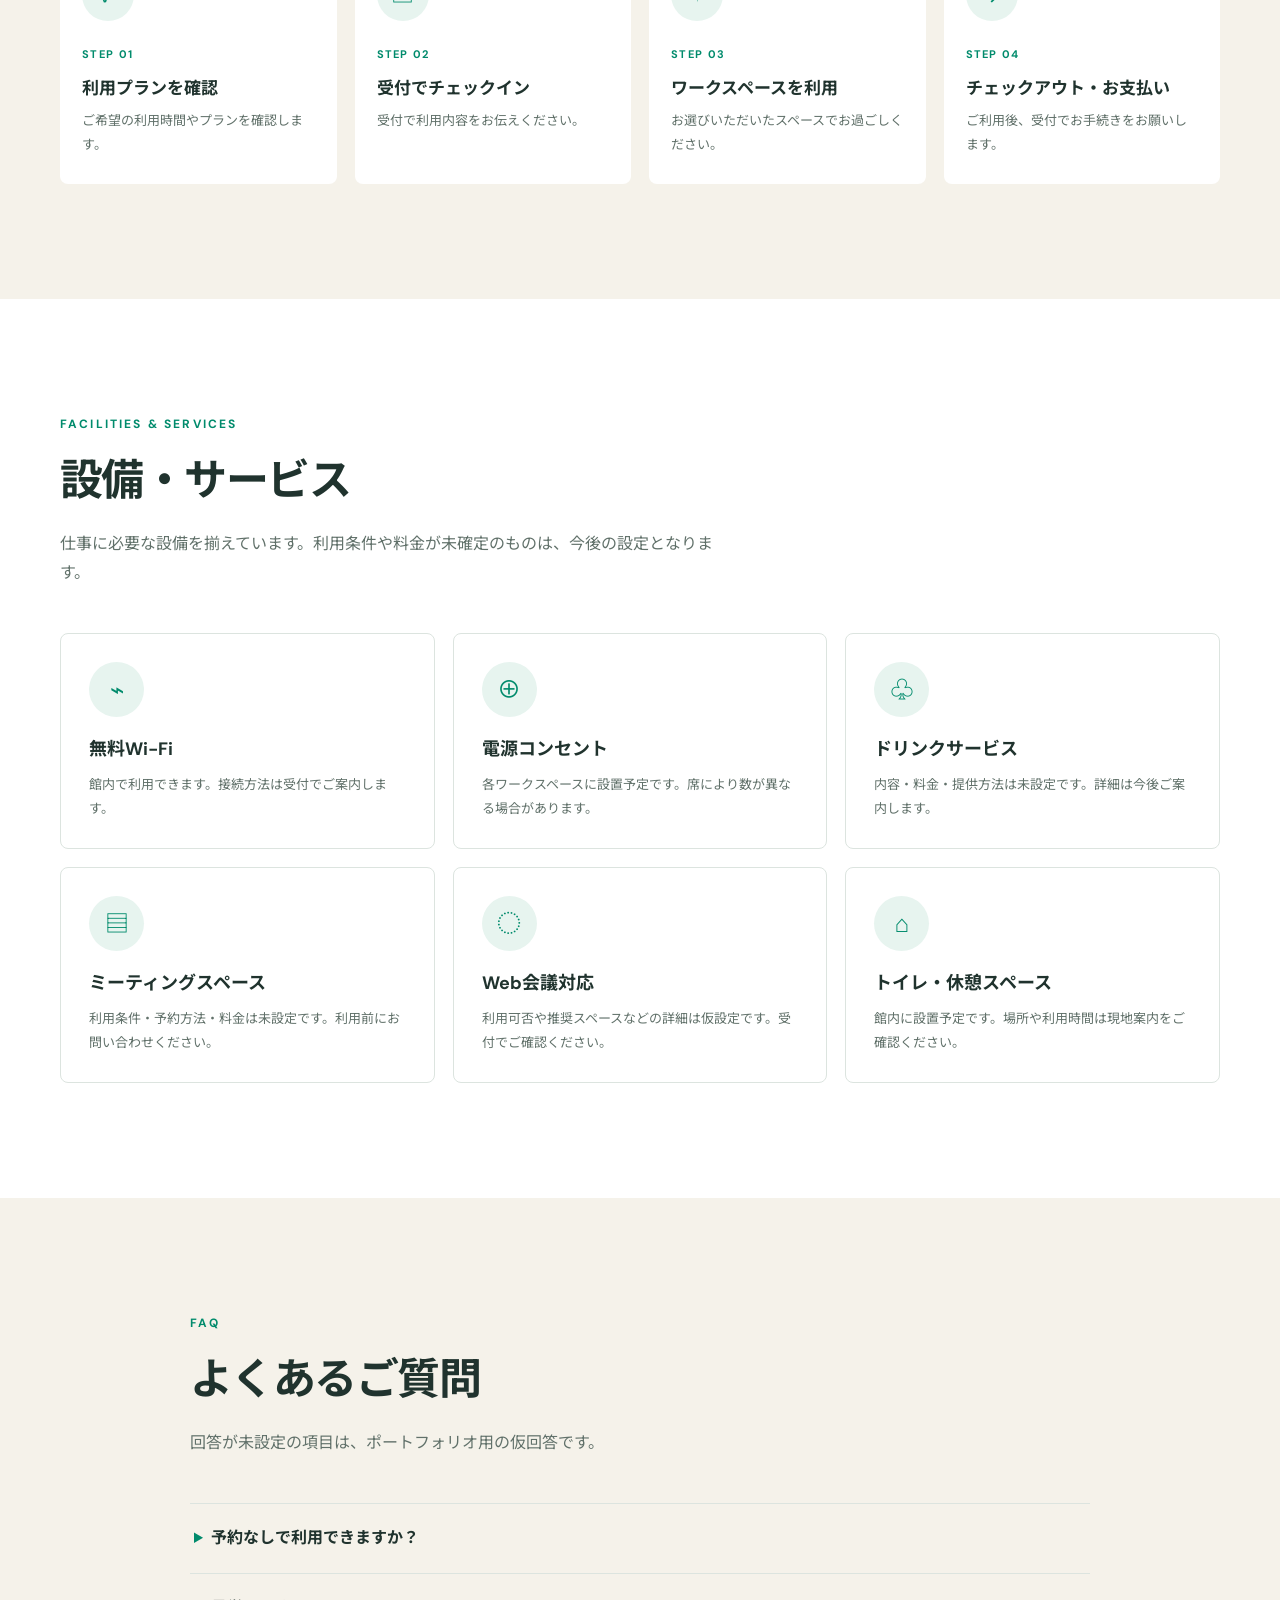
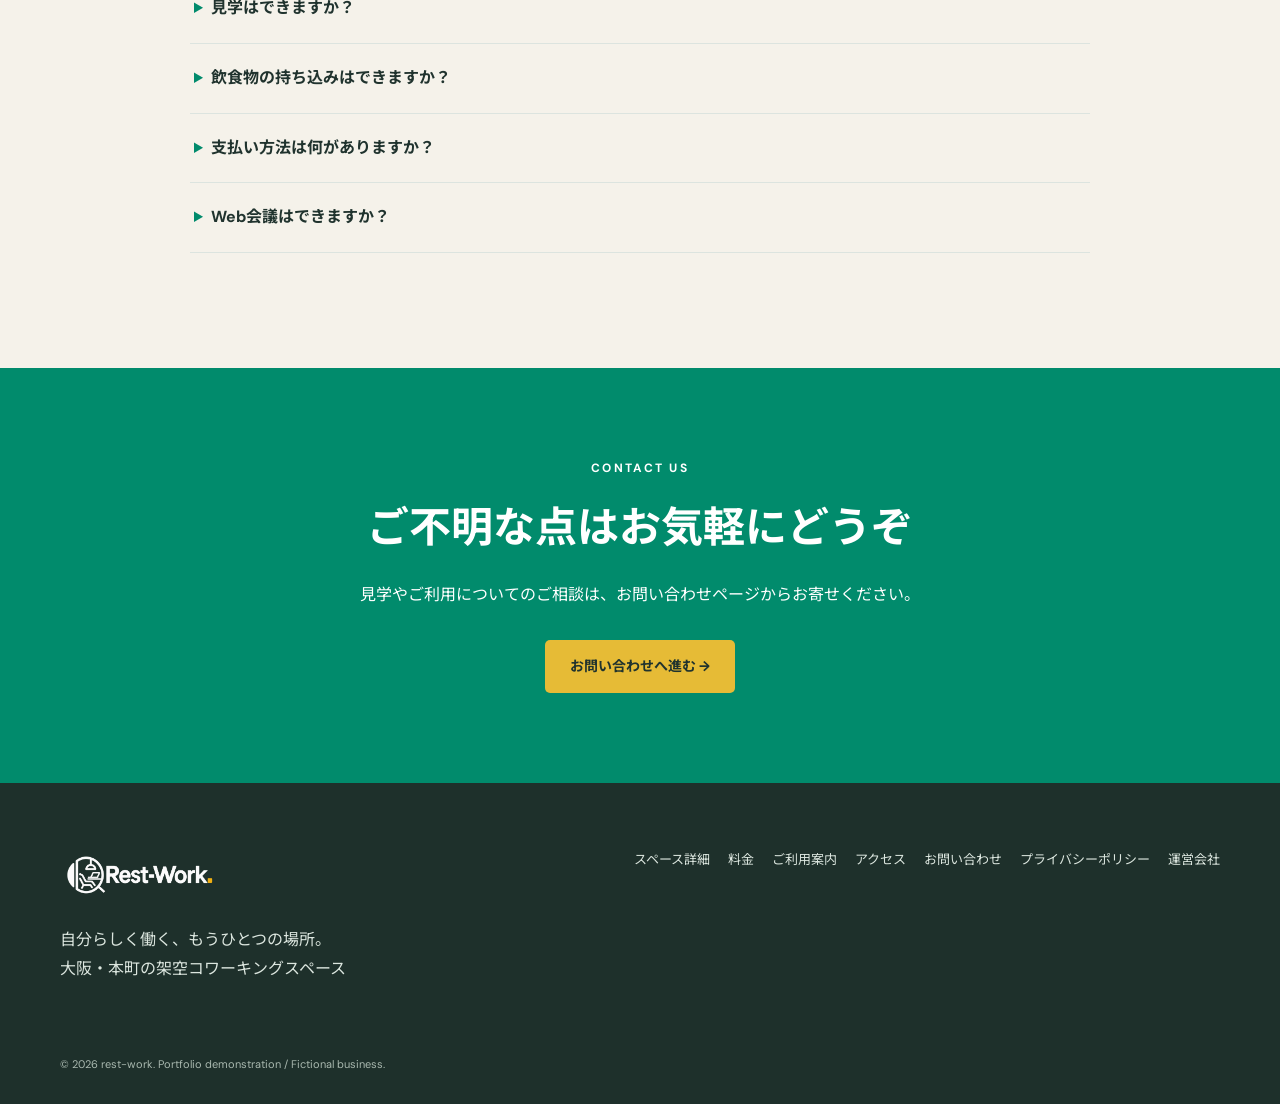
<file: guide.html>
<!doctype html>
<html lang="ja">
  <head>
    <meta charset="utf-8">
    <meta name="viewport" content="width=device-width, initial-scale=1">
    <meta name="description" content="rest-workの営業時間、ご利用の流れ、設備・サービス、よくあるご質問をご案内します。ポートフォリオ用の架空施設です。">
    <title>ご利用案内 | rest-work</title>
    <link rel="preconnect" href="https://fonts.googleapis.com">
    <link rel="preconnect" href="https://fonts.gstatic.com" crossorigin>
    <link href="https://fonts.googleapis.com/css2?family=DM+Sans:wght@400;500;600;700&family=Noto+Sans+JP:wght@400;500;600;700&display=swap" rel="stylesheet">
    <link rel="stylesheet" href="assets/css/style.css">
  </head>
  <body>
    <header class="site-header"><div class="wrap header-inner">
      <a class="logo" href="index.html" aria-label="rest-work トップ">rest-work<span>.</span></a>
      <button class="menu-btn" aria-label="メニューを開く" aria-expanded="false" aria-controls="main-nav">☰</button>
      <nav class="nav" id="main-nav" aria-label="メインナビゲーション">
        <a href="index.html">ホーム</a><a href="space.html">スペース・設備</a><a href="price.html">料金</a><a href="guide.html" aria-current="page">ご利用案内</a><a href="access.html">アクセス</a><a href="contact.html" class="btn header-cta">お問い合わせ →</a>
      </nav>
    </div></header>
    <main>
      <div class="wrap breadcrumb" aria-label="パンくずリスト"><a href="index.html">ホーム</a><span aria-hidden="true">/</span><span>ご利用案内</span></div>
      <section class="page-hero"><div class="wrap"><div class="eyebrow">USER GUIDE</div><h1>ご利用案内</h1><p>はじめての方にも安心してご利用いただけるよう、営業時間やご利用の流れ、設備についてご案内します。</p></div></section>
      <section class="section" id="hours"><div class="wrap guide-narrow"><div class="section-heading"><div class="eyebrow">OPENING HOURS</div><h2>営業時間・営業日</h2><p>受付は営業時間内に承ります。年末年始はお休みです。</p></div><div class="table-wrap"><table class="hours-table"><caption class="sr-only">曜日ごとの営業時間</caption><thead><tr><th scope="col">曜日</th><th scope="col">営業時間</th></tr></thead><tbody><tr><th scope="row">月〜金</th><td>9:00〜21:00</td></tr><tr><th scope="row">土日祝</th><td>10:00〜18:00</td></tr><tr><th scope="row">定休日</th><td>年末年始</td></tr><tr><th scope="row">受付</th><td>営業時間内</td></tr></tbody></table></div></div></section>
      <section class="section cream" id="flow"><div class="wrap"><div class="section-heading"><div class="eyebrow">HOW TO USE</div><h2>ご利用の流れ</h2><p>4つのステップで、スムーズにご利用いただけます。</p></div><div class="guide-flow"><article class="flow-step"><div class="flow-icon" aria-hidden="true">✓</div><span class="flow-number">STEP 01</span><h3>利用プランを確認</h3><p>ご希望の利用時間やプランを確認します。</p></article><article class="flow-step"><div class="flow-icon" aria-hidden="true">▣</div><span class="flow-number">STEP 02</span><h3>受付でチェックイン</h3><p>受付で利用内容をお伝えください。</p></article><article class="flow-step"><div class="flow-icon" aria-hidden="true">✦</div><span class="flow-number">STEP 03</span><h3>ワークスペースを利用</h3><p>お選びいただいたスペースでお過ごしください。</p></article><article class="flow-step"><div class="flow-icon" aria-hidden="true">→</div><span class="flow-number">STEP 04</span><h3>チェックアウト・お支払い</h3><p>ご利用後、受付でお手続きをお願いします。</p></article></div></div></section>
      <section class="section" id="services"><div class="wrap"><div class="section-heading"><div class="eyebrow">FACILITIES & SERVICES</div><h2>設備・サービス</h2><p>仕事に必要な設備を揃えています。利用条件や料金が未確定のものは、今後の設定となります。</p></div><div class="service-grid"><article class="service-card"><div class="feature-icon" aria-hidden="true">⌁</div><h3>無料Wi-Fi</h3><p>館内で利用できます。接続方法は受付でご案内します。</p></article><article class="service-card"><div class="feature-icon" aria-hidden="true">⊕</div><h3>電源コンセント</h3><p>各ワークスペースに設置予定です。席により数が異なる場合があります。</p></article><article class="service-card"><div class="feature-icon" aria-hidden="true">♧</div><h3>ドリンクサービス</h3><p>内容・料金・提供方法は未設定です。詳細は今後ご案内します。</p></article><article class="service-card"><div class="feature-icon" aria-hidden="true">▤</div><h3>ミーティングスペース</h3><p>利用条件・予約方法・料金は未設定です。利用前にお問い合わせください。</p></article><article class="service-card"><div class="feature-icon" aria-hidden="true">◌</div><h3>Web会議対応</h3><p>利用可否や推奨スペースなどの詳細は仮設定です。受付でご確認ください。</p></article><article class="service-card"><div class="feature-icon" aria-hidden="true">⌂</div><h3>トイレ・休憩スペース</h3><p>館内に設置予定です。場所や利用時間は現地案内をご確認ください。</p></article></div></div></section>
      <section class="section cream" id="faq"><div class="wrap guide-narrow"><div class="section-heading"><div class="eyebrow">FAQ</div><h2>よくあるご質問</h2><p>回答が未設定の項目は、ポートフォリオ用の仮回答です。</p></div><div class="faq-list"><details><summary>予約なしで利用できますか？</summary><p><span class="provisional">仮回答：</span>空席があればご利用いただける想定です。混雑時は予約をおすすめします。</p></details><details><summary>見学はできますか？</summary><p><span class="provisional">仮回答：</span>営業時間内に受付へお声がけください。対応時間や方法は未設定です。</p></details><details><summary>飲食物の持ち込みはできますか？</summary><p><span class="provisional">仮回答：</span>周囲の方へのご配慮をお願いする想定です。詳細なルールは未設定です。</p></details><details><summary>支払い方法は何がありますか？</summary><p><span class="provisional">仮回答：</span>現金・キャッシュレス決済を想定していますが、対応ブランドは未設定です。</p></details><details><summary>Web会議はできますか？</summary><p><span class="provisional">仮回答：</span>対応スペースで利用できる想定です。利用条件は未設定のため、受付へご確認ください。</p></details></div></div></section>
      <section class="cta"><div class="wrap"><div class="eyebrow">CONTACT US</div><h2>ご不明な点はお気軽にどうぞ</h2><p>見学やご利用についてのご相談は、お問い合わせページからお寄せください。</p><a href="contact.html" class="btn yellow">お問い合わせへ進む →</a></div></section>
    </main>
    <footer class="footer"><div class="wrap"><div class="footer-grid"><div><a class="logo" href="index.html">rest-work<span>.</span></a><p>自分らしく働く、もうひとつの場所。<br>大阪・本町の架空コワーキングスペース</p></div><nav class="footer-nav" aria-label="フッターナビゲーション"><a href="space.html">スペース詳細</a><a href="price.html">料金</a><a href="guide.html">ご利用案内</a><a href="access.html">アクセス</a><a href="contact.html">お問い合わせ</a><a href="privacy.html">プライバシーポリシー</a><a href="company.html">運営会社</a></nav></div><small>© 2026 rest-work. Portfolio demonstration / Fictional business.</small></div></footer>
    <script src="assets/js/main.js"></script>
  </body>
</html>
</file>
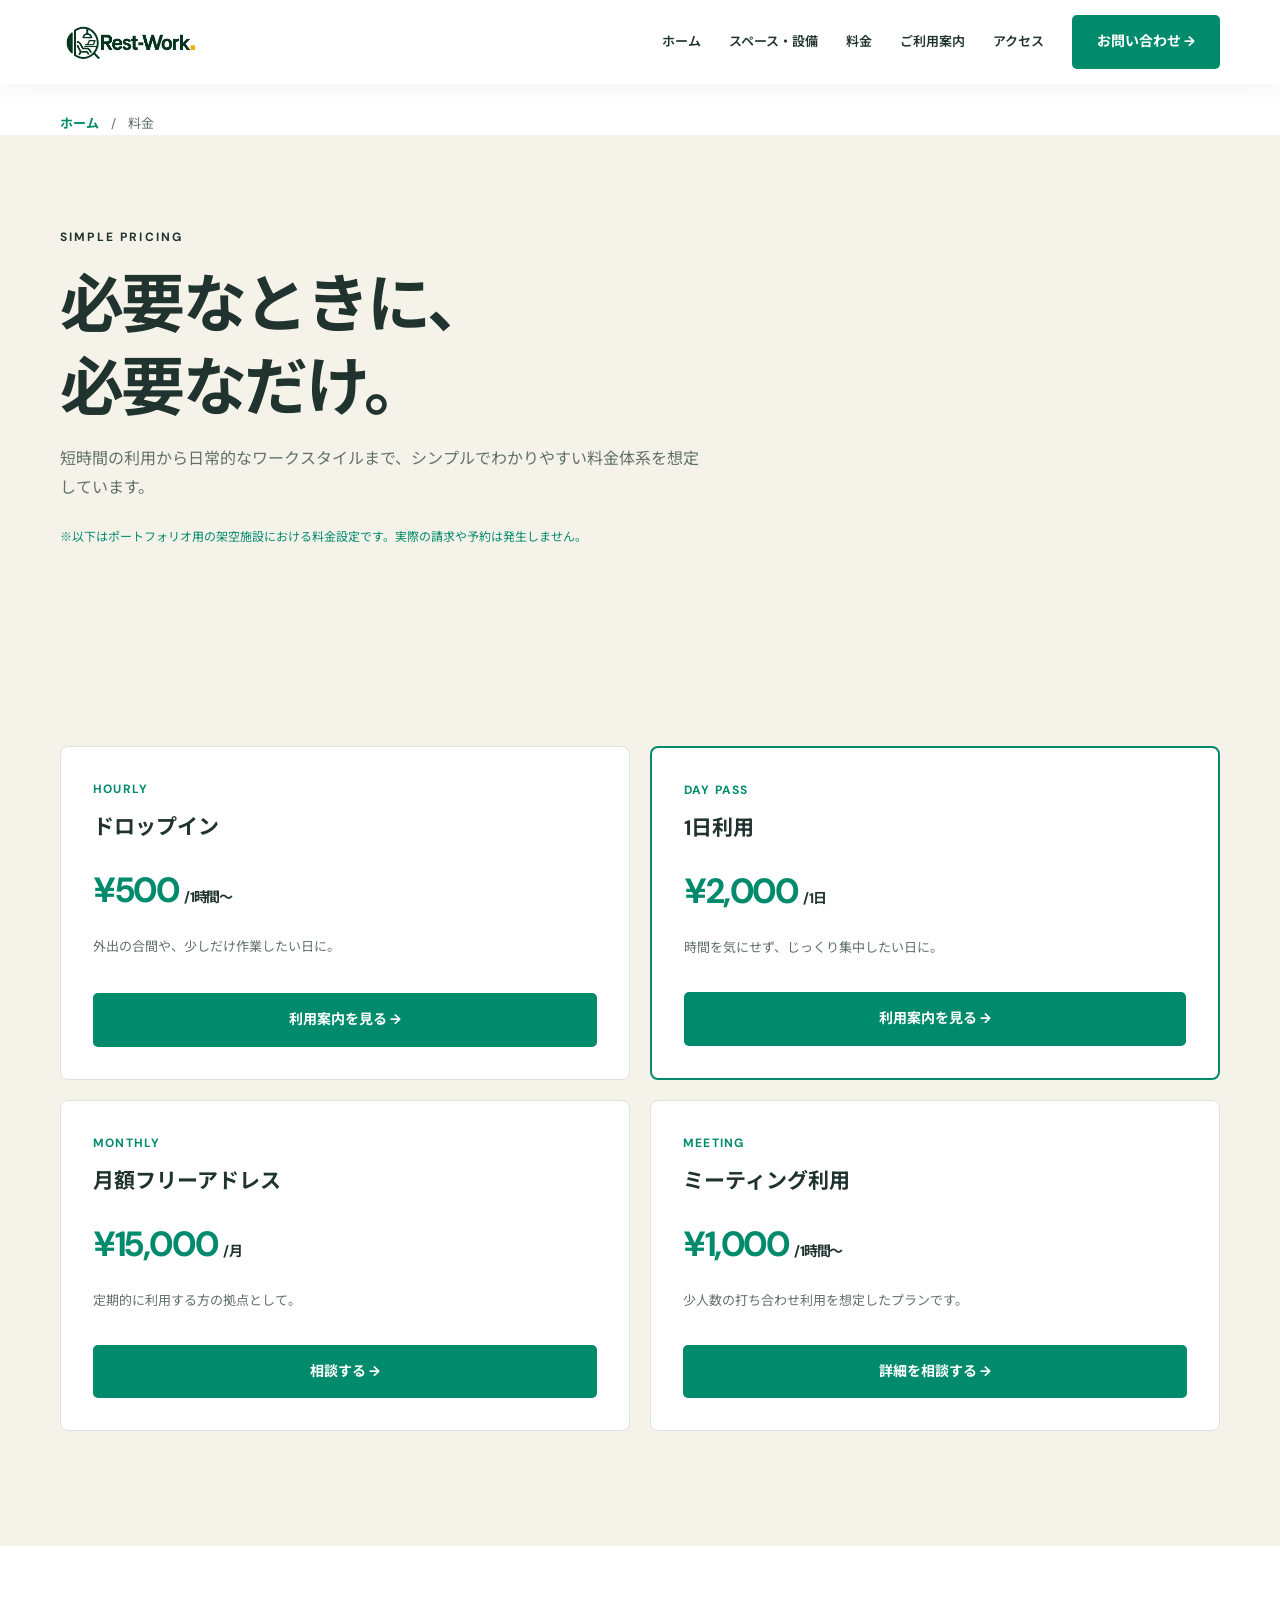
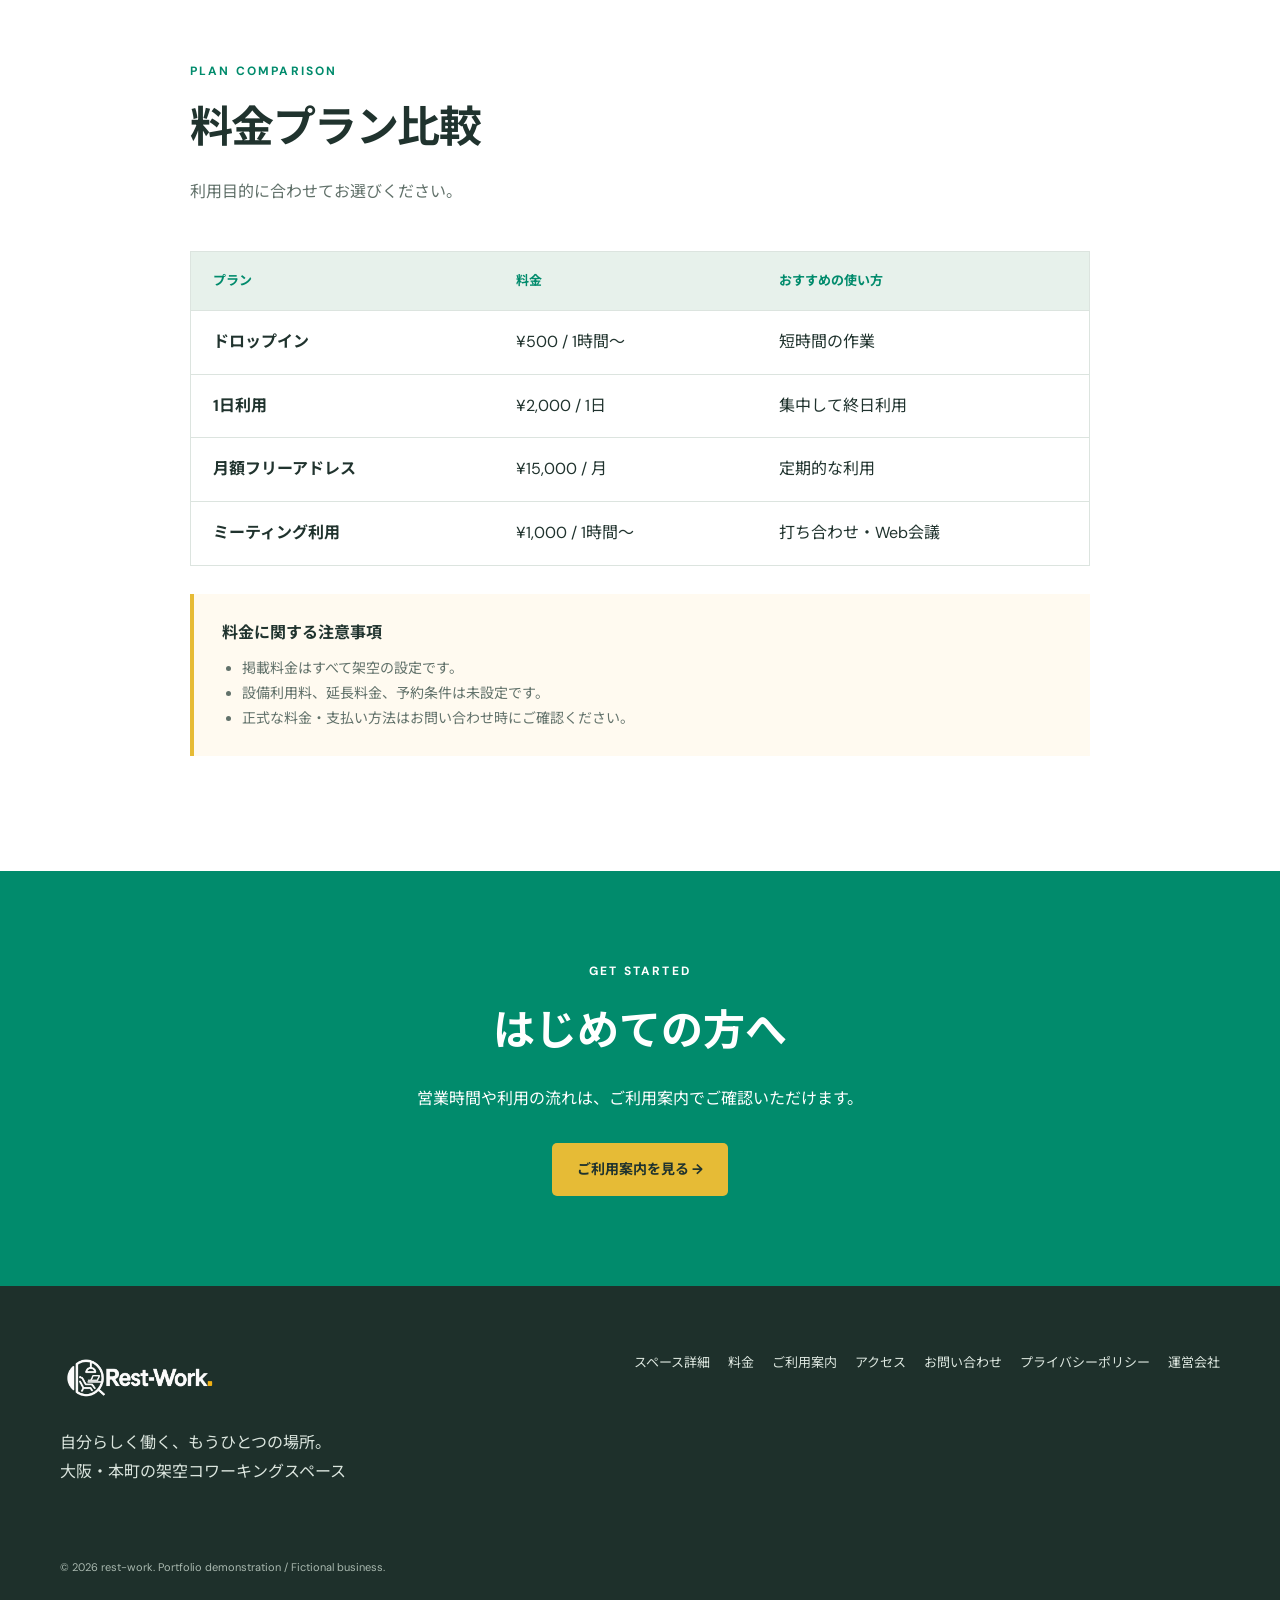
<file: price.html>
<!doctype html>
<html lang="ja">
  <head>
    <meta charset="utf-8"><meta name="viewport" content="width=device-width, initial-scale=1"><meta name="description" content="rest-workのドロップイン、1日利用、月額利用、ミーティング利用の料金案内です。架空施設のポートフォリオサイトです。"><title>料金 | rest-work</title>
    <link rel="preconnect" href="https://fonts.googleapis.com"><link rel="preconnect" href="https://fonts.gstatic.com" crossorigin><link href="https://fonts.googleapis.com/css2?family=DM+Sans:wght@400;500;600;700&family=Noto+Sans+JP:wght@400;500;600;700&display=swap" rel="stylesheet"><link rel="stylesheet" href="assets/css/style.css">
  </head>
  <body>
    <header class="site-header"><div class="wrap header-inner"><a class="logo" href="index.html" aria-label="rest-work トップ">rest-work<span>.</span></a><button class="menu-btn" aria-label="メニューを開く" aria-expanded="false" aria-controls="main-nav">☰</button><nav class="nav" id="main-nav" aria-label="メインナビゲーション"><a href="index.html">ホーム</a><a href="space.html">スペース・設備</a><a href="price.html" aria-current="page">料金</a><a href="guide.html">ご利用案内</a><a href="access.html">アクセス</a><a href="contact.html" class="btn header-cta">お問い合わせ →</a></nav></div></header>
    <main><div class="wrap breadcrumb" aria-label="パンくずリスト"><a href="index.html">ホーム</a><span aria-hidden="true">/</span><span>料金</span></div><section class="page-hero"><div class="wrap"><div class="eyebrow">SIMPLE PRICING</div><h1>必要なときに、<br>必要なだけ。</h1><p>短時間の利用から日常的なワークスタイルまで、シンプルでわかりやすい料金体系を想定しています。</p><p class="fiction-note">※以下はポートフォリオ用の架空施設における料金設定です。実際の請求や予約は発生しません。</p></div></section>
      <section class="section cream"><div class="wrap"><div class="pricing-grid pricing-grid-wide"><article class="plan"><span class="plan-label">HOURLY</span><h2>ドロップイン</h2><div class="amount">¥500 <small>/ 1時間〜</small></div><p>外出の合間や、少しだけ作業したい日に。</p><a href="guide.html" class="btn">利用案内を見る →</a></article><article class="plan featured"><span class="plan-label">DAY PASS</span><h2>1日利用</h2><div class="amount">¥2,000 <small>/ 1日</small></div><p>時間を気にせず、じっくり集中したい日に。</p><a href="guide.html" class="btn">利用案内を見る →</a></article><article class="plan"><span class="plan-label">MONTHLY</span><h2>月額フリーアドレス</h2><div class="amount">¥15,000 <small>/ 月</small></div><p>定期的に利用する方の拠点として。</p><a href="contact.html" class="btn">相談する →</a></article><article class="plan"><span class="plan-label">MEETING</span><h2>ミーティング利用</h2><div class="amount">¥1,000 <small>/ 1時間〜</small></div><p>少人数の打ち合わせ利用を想定したプランです。</p><a href="contact.html" class="btn">詳細を相談する →</a></article></div></div></section>
      <section class="section"><div class="wrap guide-narrow"><div class="section-heading"><div class="eyebrow">PLAN COMPARISON</div><h2>料金プラン比較</h2><p>利用目的に合わせてお選びください。</p></div><div class="table-wrap"><table class="price-table"><caption class="sr-only">料金プラン比較表</caption><thead><tr><th scope="col">プラン</th><th scope="col">料金</th><th scope="col">おすすめの使い方</th></tr></thead><tbody><tr><th scope="row">ドロップイン</th><td>¥500 / 1時間〜</td><td>短時間の作業</td></tr><tr><th scope="row">1日利用</th><td>¥2,000 / 1日</td><td>集中して終日利用</td></tr><tr><th scope="row">月額フリーアドレス</th><td>¥15,000 / 月</td><td>定期的な利用</td></tr><tr><th scope="row">ミーティング利用</th><td>¥1,000 / 1時間〜</td><td>打ち合わせ・Web会議</td></tr></tbody></table></div><div class="notice-box"><strong>料金に関する注意事項</strong><ul><li>掲載料金はすべて架空の設定です。</li><li>設備利用料、延長料金、予約条件は未設定です。</li><li>正式な料金・支払い方法はお問い合わせ時にご確認ください。</li></ul></div></div></section><section class="cta"><div class="wrap"><div class="eyebrow">GET STARTED</div><h2>はじめての方へ</h2><p>営業時間や利用の流れは、ご利用案内でご確認いただけます。</p><a href="guide.html" class="btn yellow">ご利用案内を見る →</a></div></section>
    </main><footer class="footer"><div class="wrap"><div class="footer-grid"><div><a class="logo" href="index.html">rest-work<span>.</span></a><p>自分らしく働く、もうひとつの場所。<br>大阪・本町の架空コワーキングスペース</p></div><nav class="footer-nav" aria-label="フッターナビゲーション"><a href="space.html">スペース詳細</a><a href="price.html">料金</a><a href="guide.html">ご利用案内</a><a href="access.html">アクセス</a><a href="contact.html">お問い合わせ</a><a href="privacy.html">プライバシーポリシー</a><a href="company.html">運営会社</a></nav></div><small>© 2026 rest-work. Portfolio demonstration / Fictional business.</small></div></footer><script src="assets/js/main.js"></script>
  </body>
</html>
</file>
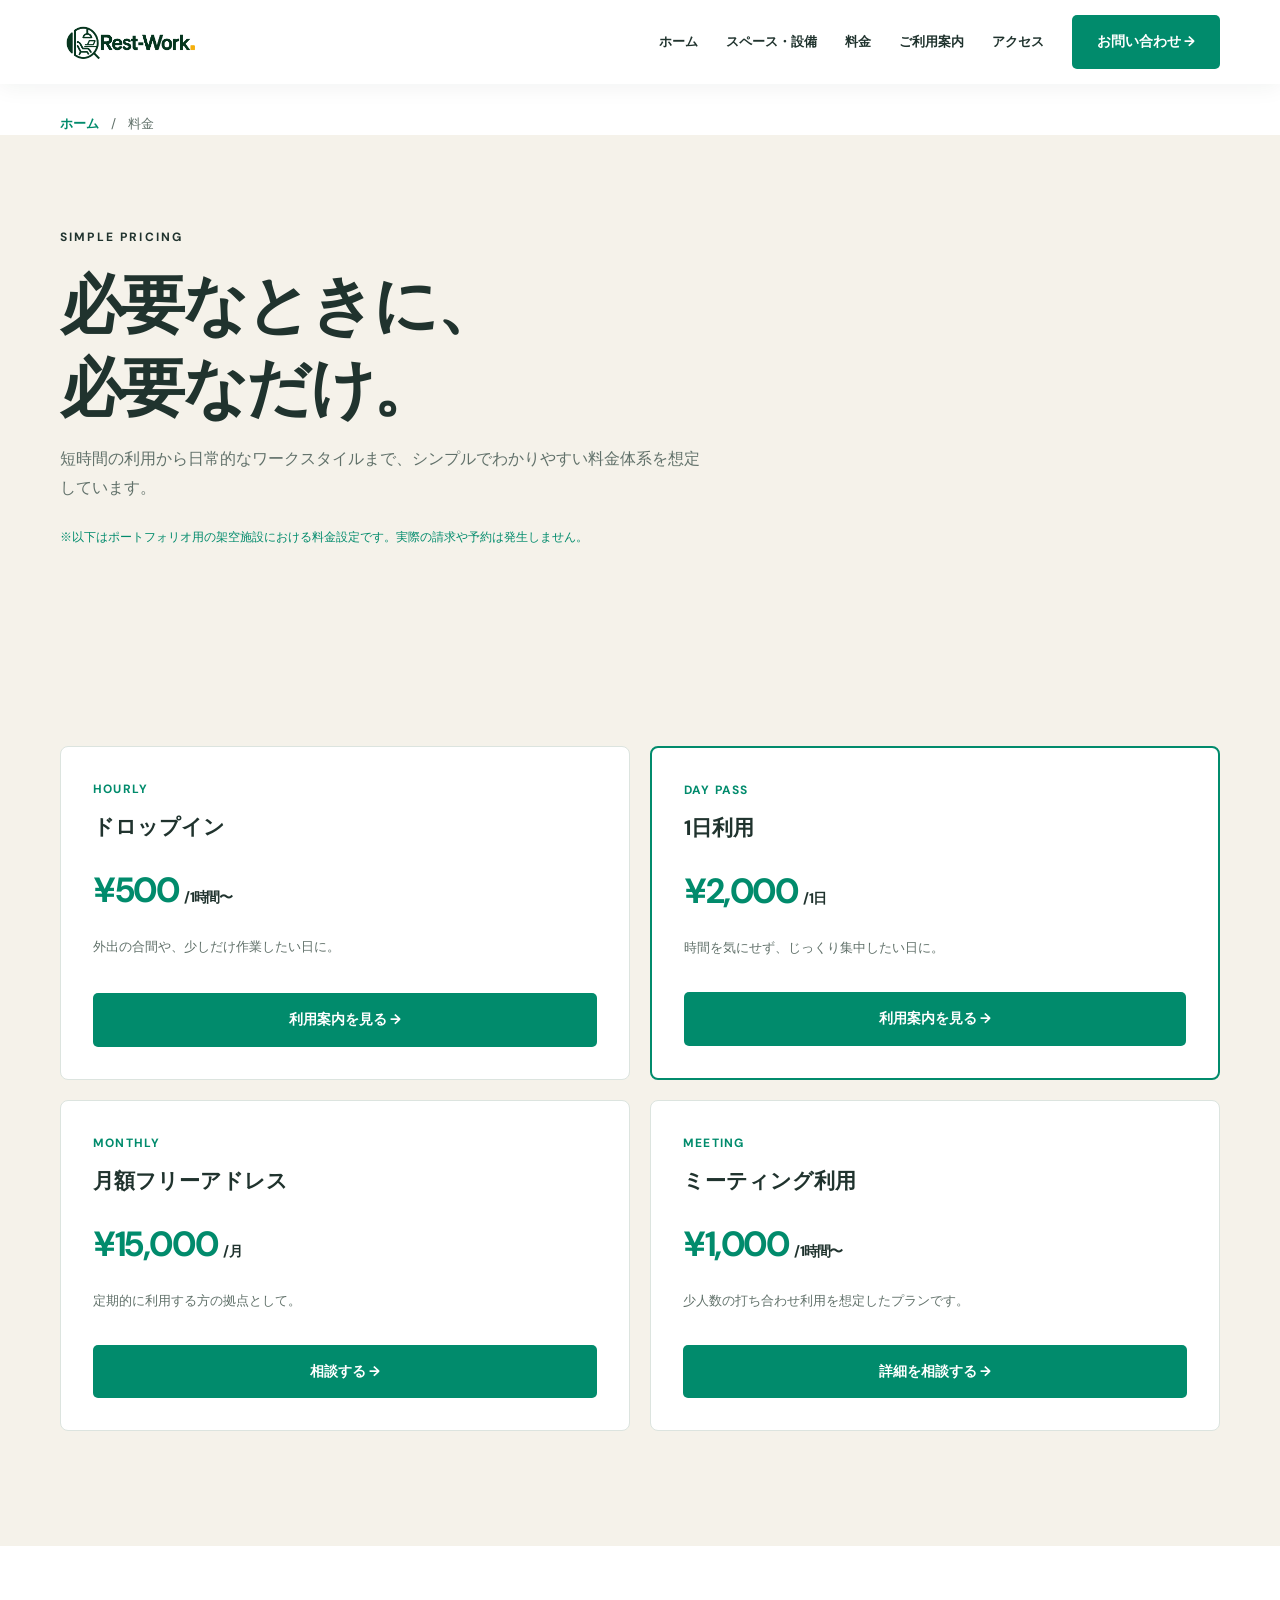
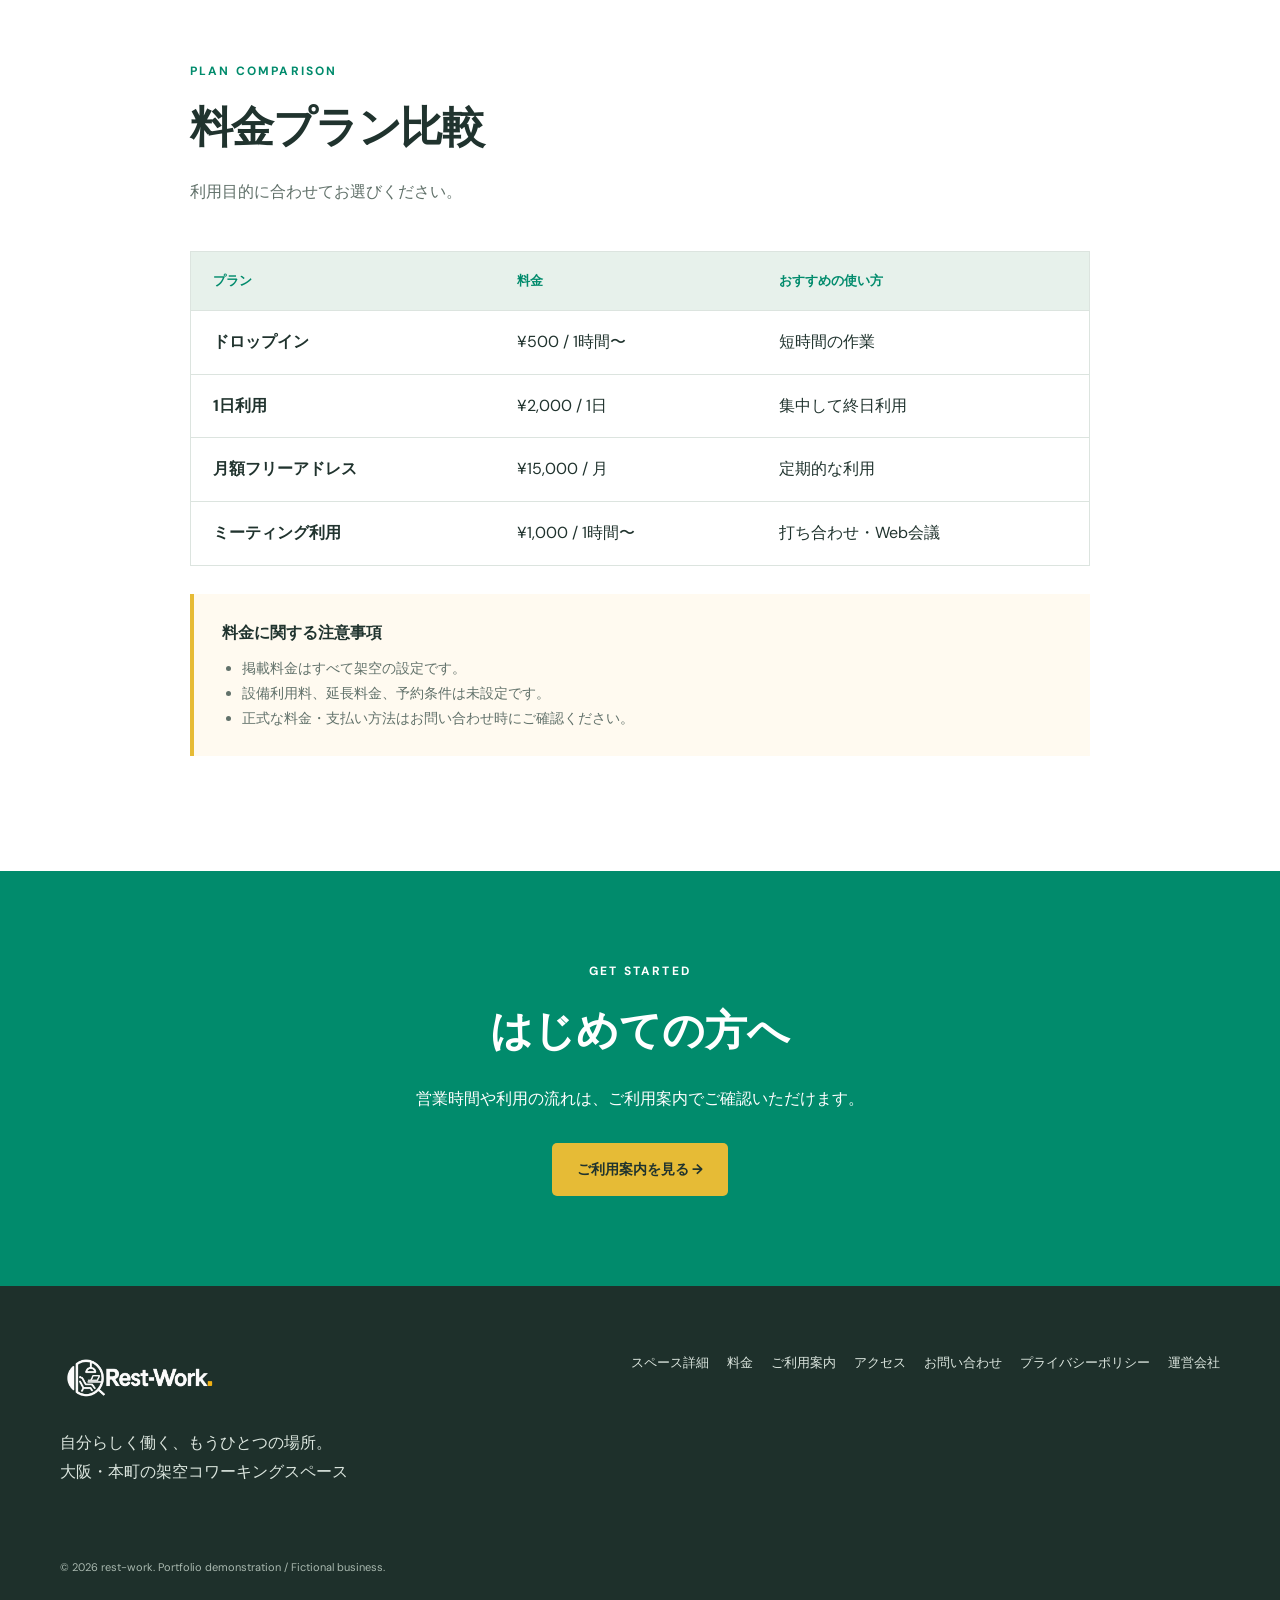
<file: pricing.html>
<!doctype html><html lang="ja"><head><meta charset="utf-8"><meta name="viewport" content="width=device-width, initial-scale=1"><meta http-equiv="refresh" content="0;url=price.html"><link rel="canonical" href="price.html"><title>料金 | rest-work</title></head><body><p>料金ページへ移動します。<a href="price.html">移動しない場合はこちら</a></p></body></html>
</file>
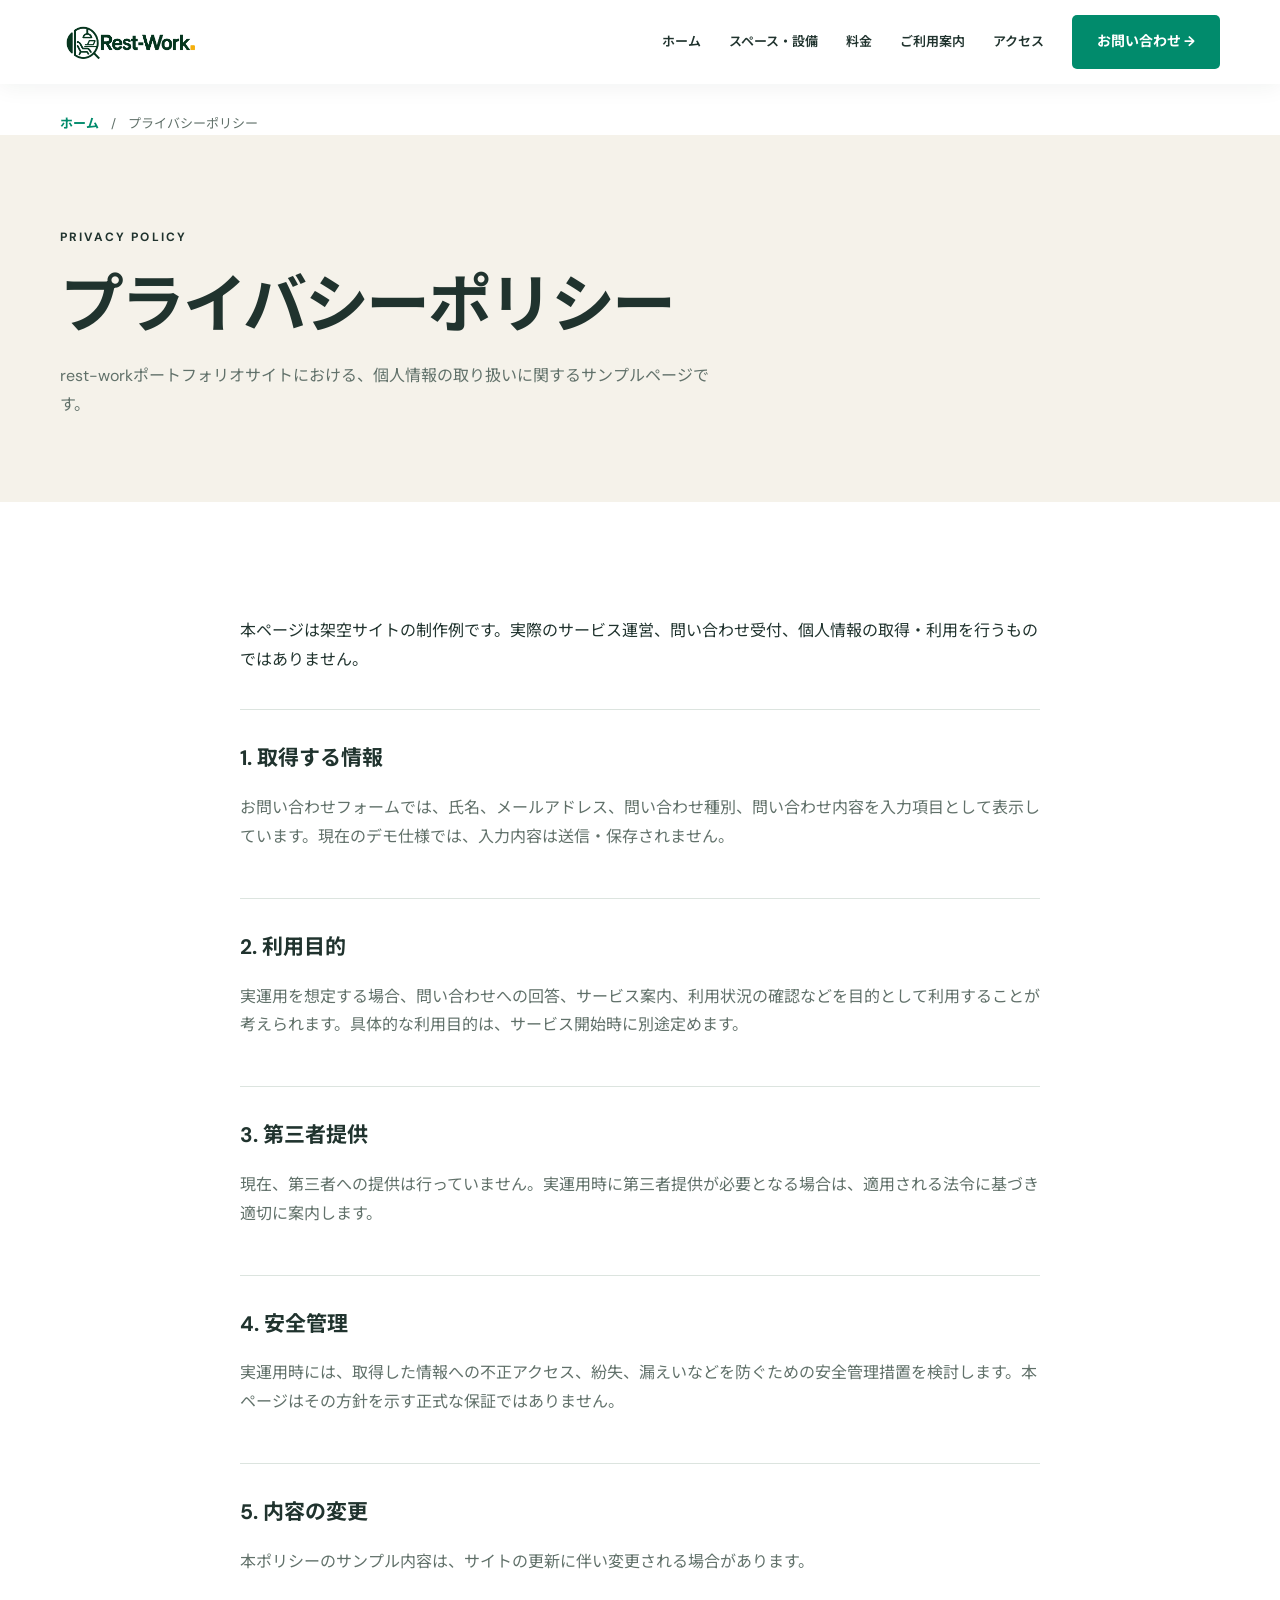
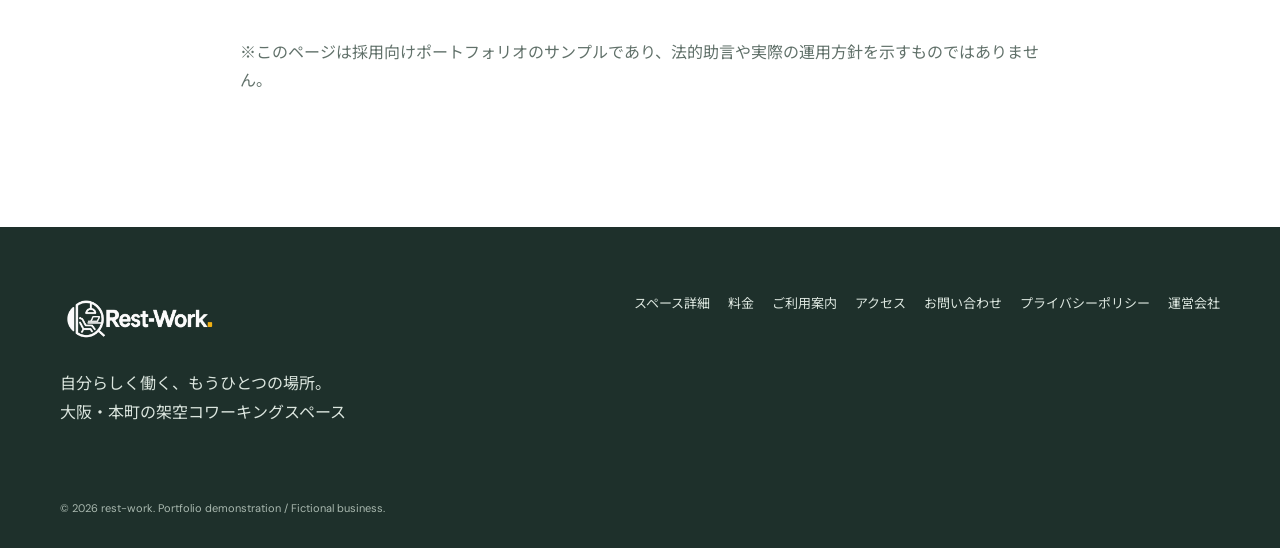
<file: privacy.html>
<!doctype html>
<html lang="ja">
  <head><meta charset="utf-8"><meta name="viewport" content="width=device-width, initial-scale=1"><meta name="description" content="rest-workポートフォリオサイトのプライバシーポリシーサンプルです。"><title>プライバシーポリシー | rest-work</title><link rel="preconnect" href="https://fonts.googleapis.com"><link rel="preconnect" href="https://fonts.gstatic.com" crossorigin><link href="https://fonts.googleapis.com/css2?family=DM+Sans:wght@400;500;600;700&family=Noto+Sans+JP:wght@400;500;600;700&display=swap" rel="stylesheet"><link rel="stylesheet" href="assets/css/style.css"></head>
  <body><header class="site-header"><div class="wrap header-inner"><a class="logo" href="index.html" aria-label="rest-work トップ">rest-work<span>.</span></a><button class="menu-btn" aria-label="メニューを開く" aria-expanded="false" aria-controls="main-nav">☰</button><nav class="nav" id="main-nav" aria-label="メインナビゲーション"><a href="index.html">ホーム</a><a href="space.html">スペース・設備</a><a href="price.html">料金</a><a href="guide.html">ご利用案内</a><a href="access.html">アクセス</a><a href="contact.html" class="btn header-cta">お問い合わせ →</a></nav></div></header>
  <main><div class="wrap breadcrumb" aria-label="パンくずリスト"><a href="index.html">ホーム</a><span aria-hidden="true">/</span><span>プライバシーポリシー</span></div><section class="page-hero"><div class="wrap"><div class="eyebrow">PRIVACY POLICY</div><h1>プライバシーポリシー</h1><p>rest-workポートフォリオサイトにおける、個人情報の取り扱いに関するサンプルページです。</p></div></section><section class="section"><div class="wrap legal-content"><p class="legal-lead">本ページは架空サイトの制作例です。実際のサービス運営、問い合わせ受付、個人情報の取得・利用を行うものではありません。</p><section><h2>1. 取得する情報</h2><p>お問い合わせフォームでは、氏名、メールアドレス、問い合わせ種別、問い合わせ内容を入力項目として表示しています。現在のデモ仕様では、入力内容は送信・保存されません。</p></section><section><h2>2. 利用目的</h2><p>実運用を想定する場合、問い合わせへの回答、サービス案内、利用状況の確認などを目的として利用することが考えられます。具体的な利用目的は、サービス開始時に別途定めます。</p></section><section><h2>3. 第三者提供</h2><p>現在、第三者への提供は行っていません。実運用時に第三者提供が必要となる場合は、適用される法令に基づき適切に案内します。</p></section><section><h2>4. 安全管理</h2><p>実運用時には、取得した情報への不正アクセス、紛失、漏えいなどを防ぐための安全管理措置を検討します。本ページはその方針を示す正式な保証ではありません。</p></section><section><h2>5. 内容の変更</h2><p>本ポリシーのサンプル内容は、サイトの更新に伴い変更される場合があります。</p></section><p class="fiction-note">※このページは採用向けポートフォリオのサンプルであり、法的助言や実際の運用方針を示すものではありません。</p></div></section></main>
  <footer class="footer"><div class="wrap"><div class="footer-grid"><div><a class="logo" href="index.html">rest-work<span>.</span></a><p>自分らしく働く、もうひとつの場所。<br>大阪・本町の架空コワーキングスペース</p></div><nav class="footer-nav" aria-label="フッターナビゲーション"><a href="space.html">スペース詳細</a><a href="price.html">料金</a><a href="guide.html">ご利用案内</a><a href="access.html">アクセス</a><a href="contact.html">お問い合わせ</a><a href="privacy.html">プライバシーポリシー</a><a href="company.html">運営会社</a></nav></div><small>© 2026 rest-work. Portfolio demonstration / Fictional business.</small></div></footer><script src="assets/js/main.js"></script></body>
</html>
</file>
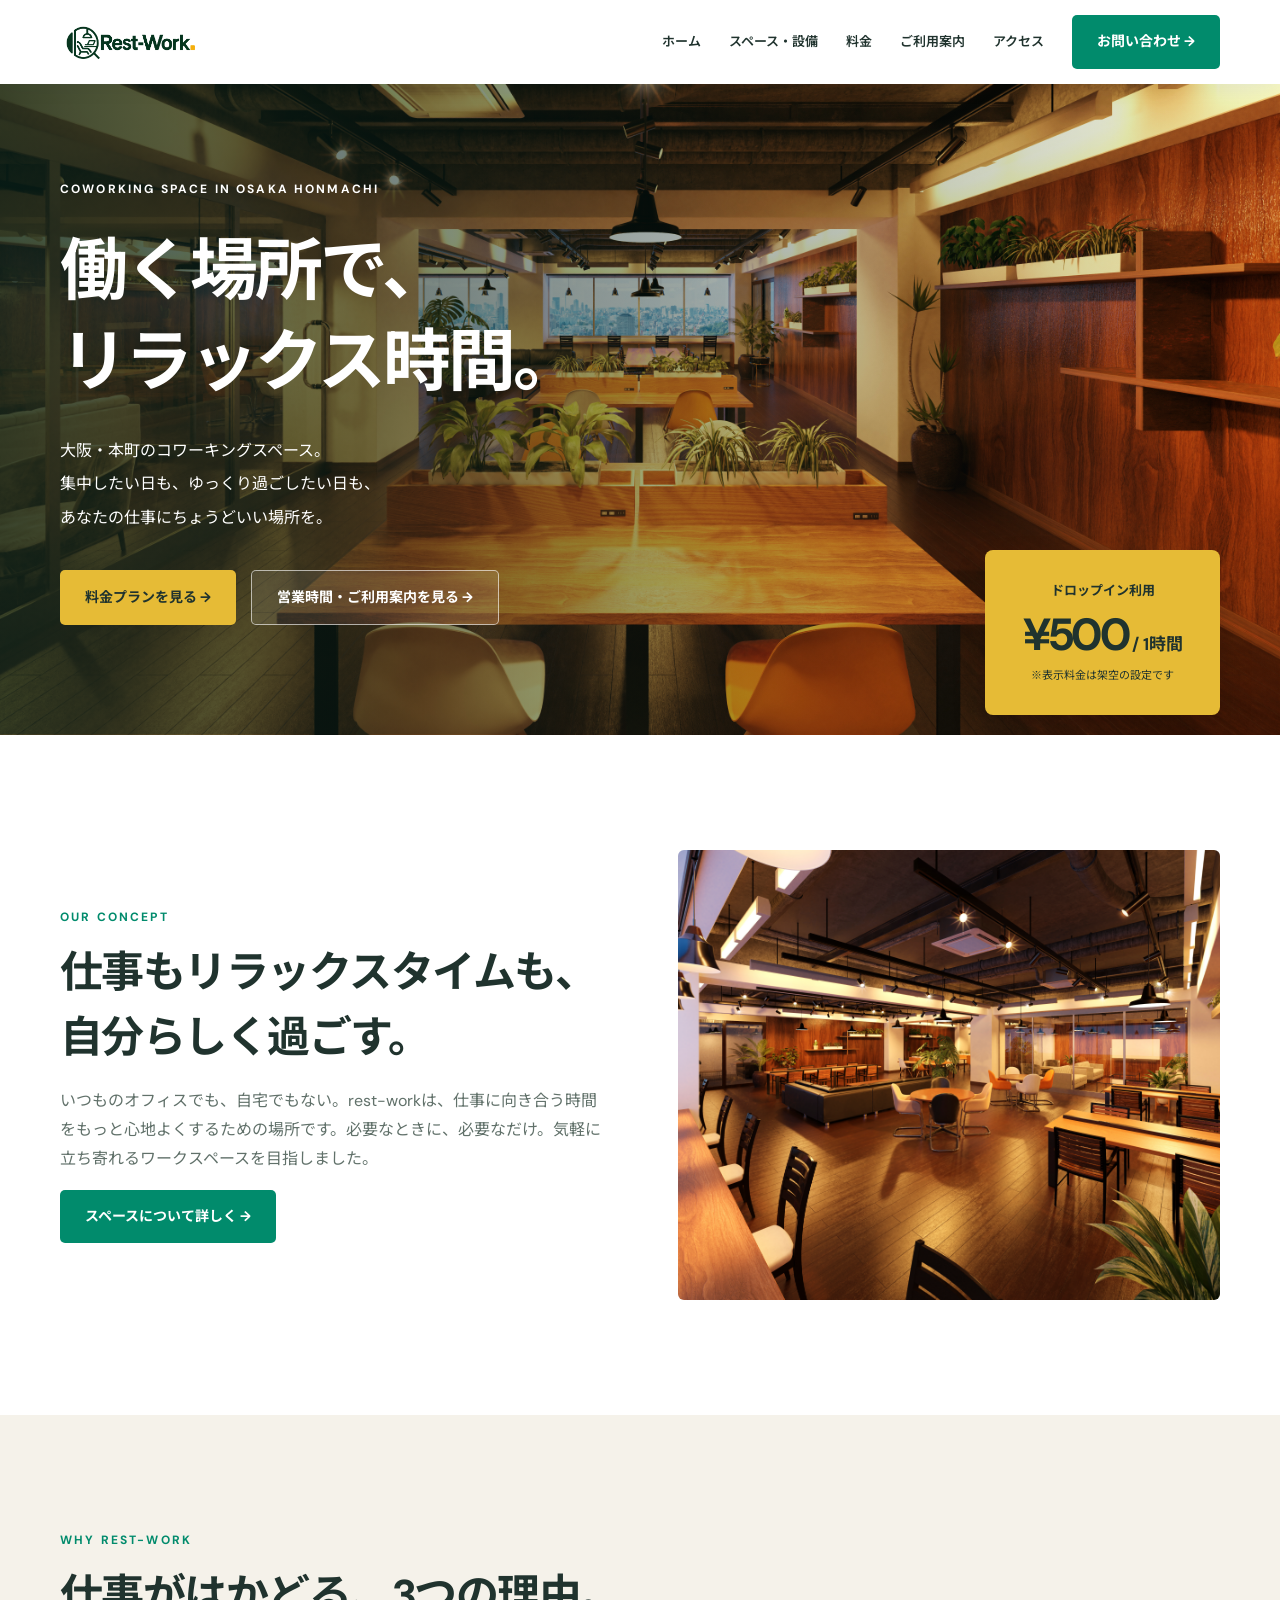
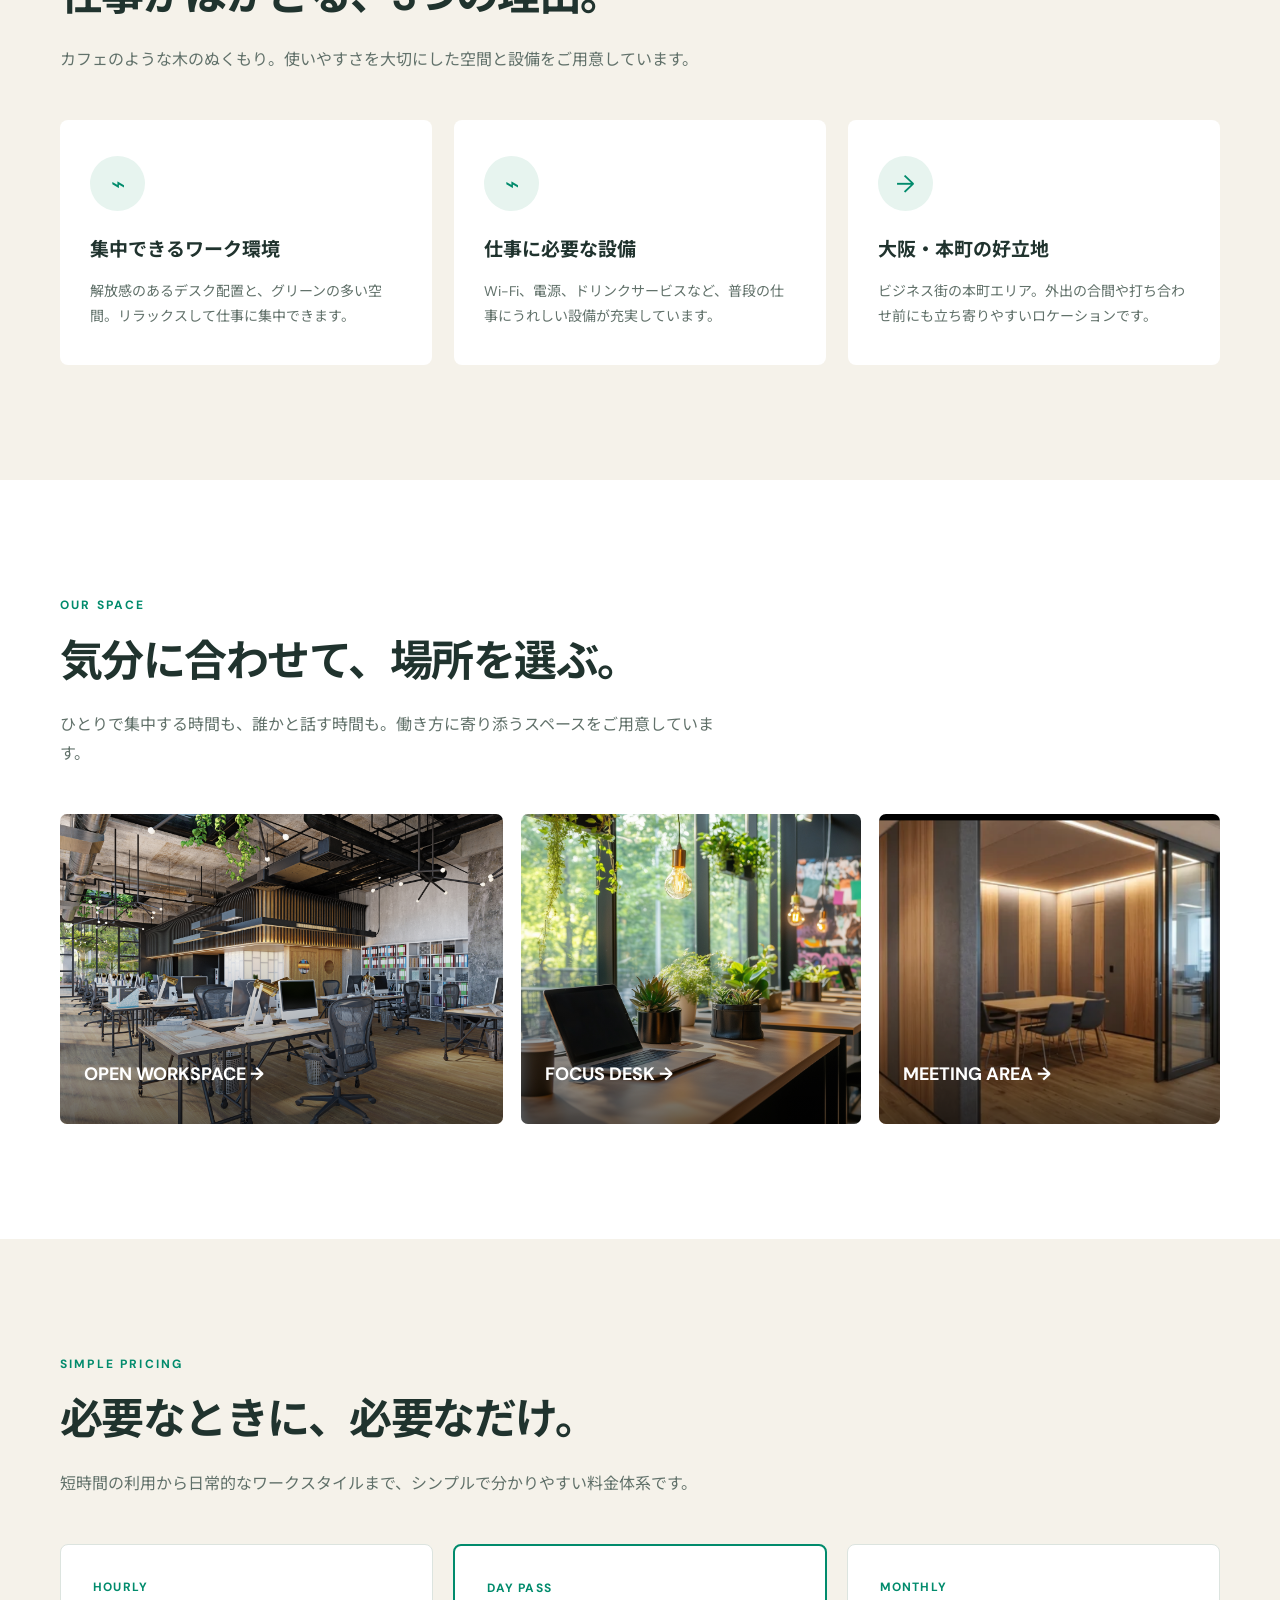
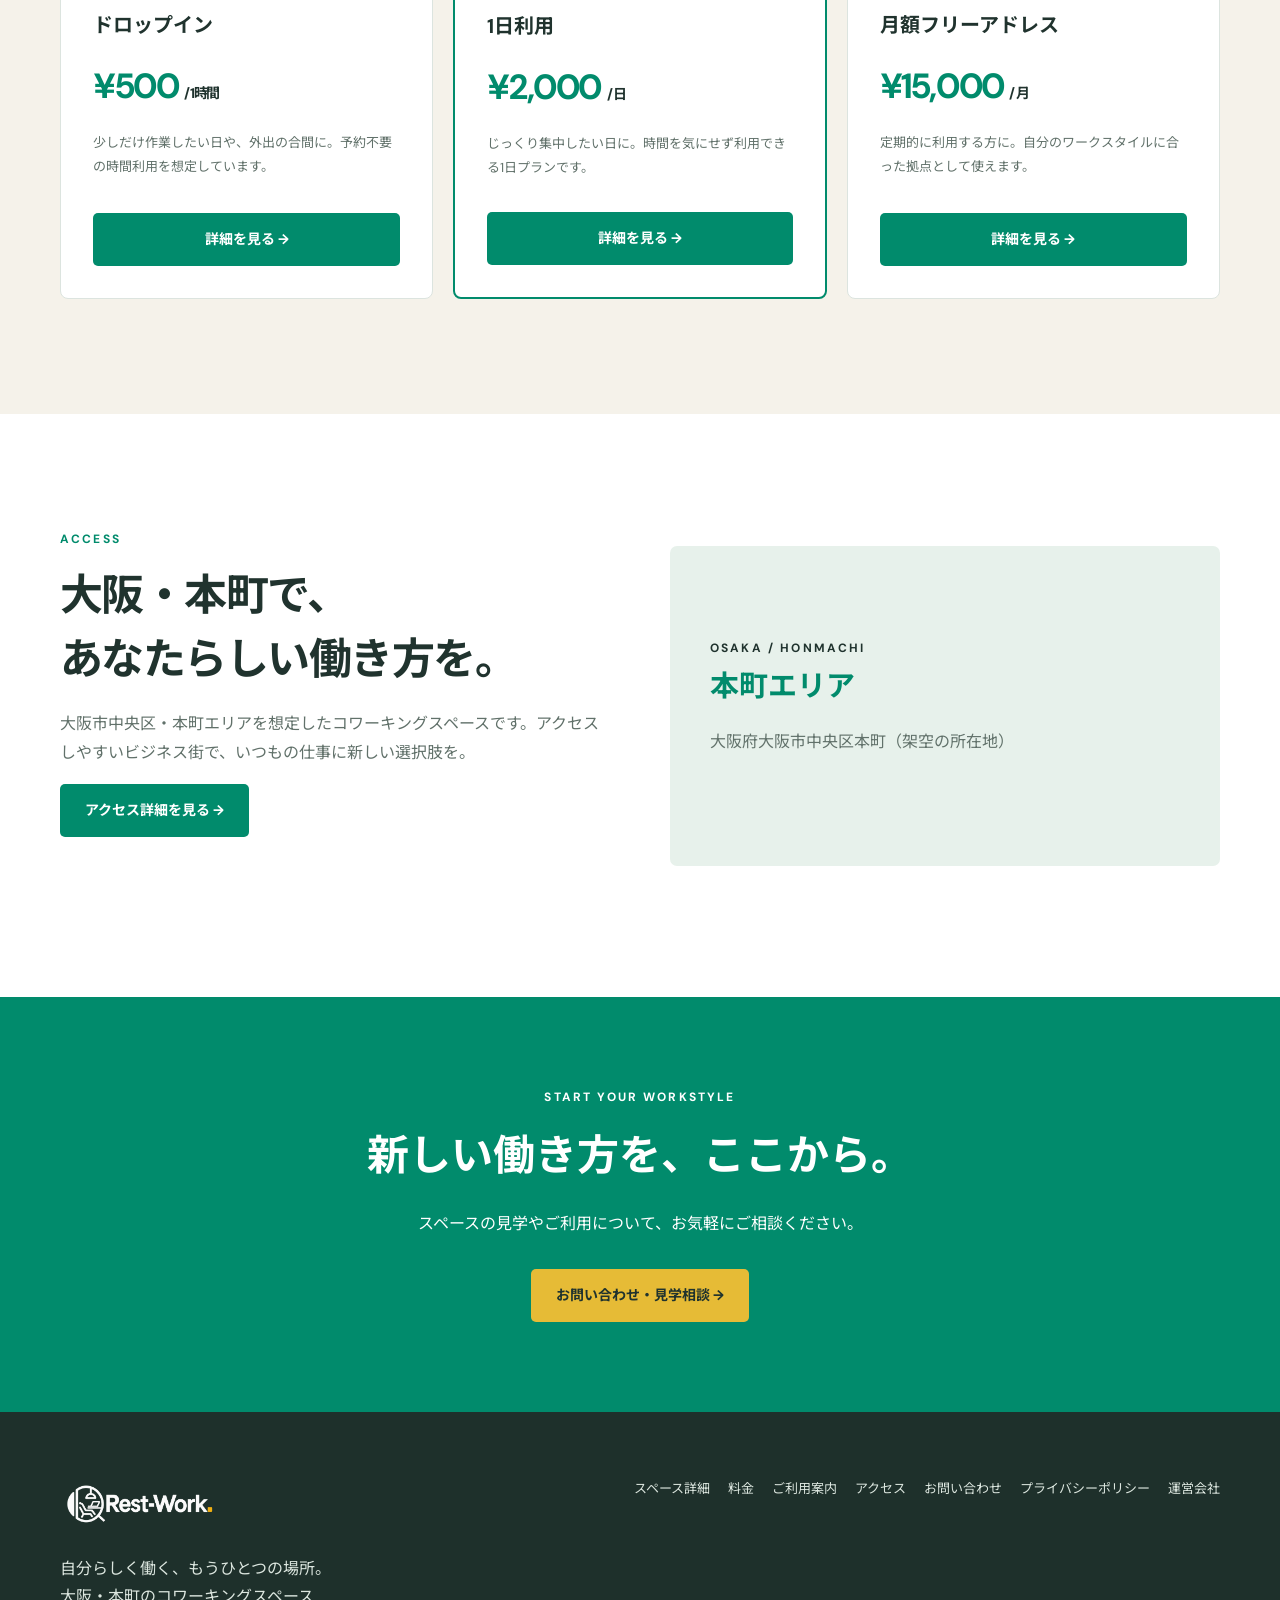
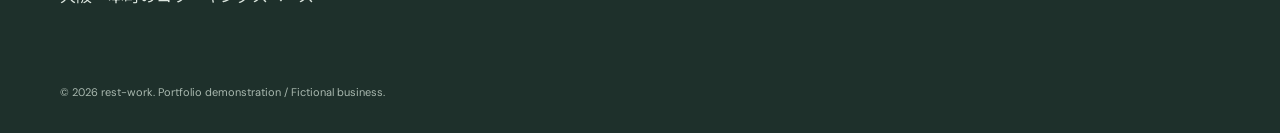
<file: readme.html>
<!doctype html>
<html lang="ja">
  <head>
    <!-- 文書の文字コードと、スマートフォンでの表示倍率を指定します。 -->
    <meta charset="utf-8">
    <meta name="viewport" content="width=device-width, initial-scale=1">
    <!-- 検索エンジン向けのページ説明です。 -->
    <meta name="description" content="大阪・本町のコワーキングスペース rest-work。1時間500円から、自由な働き方を。">
    <title>rest-work | 大阪・本町のコワーキングスペース</title>

    <!-- Google Fontsを読み込み、サイト全体の書体を統一します。 -->
    <link rel="preconnect" href="https://fonts.googleapis.com">
    <link rel="preconnect" href="https://fonts.gstatic.com" crossorigin>
    <link href="https://fonts.googleapis.com/css2?family=DM+Sans:wght@400;500;600;700&family=Noto+Sans+JP:wght@400;500;600;700&display=swap" rel="stylesheet">
    <!-- サイト共通のレイアウトとデザインを定義するCSSです。 -->
    <link rel="stylesheet" href="assets/css/style.css">
  </head>

  <body>
    <!-- ページの読み込み中に表示するローディング画面です。 -->
    <div class="top-loading" data-top-loading role="status" aria-label="Rest-Workを読み込んでいます">
      <div class="top-loading-inner">
        <div class="top-loading-visual" aria-hidden="true">
          <span class="top-loading-ripple top-loading-ripple-one"></span>
          <span class="top-loading-ripple top-loading-ripple-two"></span>
          <span class="top-loading-mark"><img src="img/logo.png" alt=""></span>
        </div>
        <p class="top-loading-copy">COMFORT SPACE</p>
      </div>
    </div>

    <!-- 全ページ共通のヘッダーとナビゲーションです。 -->
    <header class="site-header">
      <div class="wrap header-inner">
        <a class="logo" href="index.html" aria-label="rest-work トップ">rest-work<span>.</span></a>
        <!-- JavaScriptで開閉するモバイル用メニューボタンです。 -->
        <button class="menu-btn" aria-label="メニューを開く" aria-expanded="false" aria-controls="main-nav">☰</button>
        <nav class="nav" id="main-nav" aria-label="メインナビゲーション">
          <a href="index.html">ホーム</a>
          <a href="space.html">スペース・設備</a>
          <a href="price.html">料金</a>
          <a href="guide.html">ご利用案内</a>
          <a href="access.html">アクセス</a>
          <a href="contact.html" class="btn header-cta">お問い合わせ →</a>
        </nav>
      </div>
    </header>

    <main>
      <!-- ファーストビュー：サービス概要、主要な導線、料金の目安を表示します。 -->
      <section class="hero">
        <div class="hero-image" role="img" aria-label="自然光が差し込む開放的なワークスペース"></div>
        <div class="wrap hero-inner">
          <div class="eyebrow">COWORKING SPACE IN OSAKA HONMACHI</div>
          <h1>働く場所で、<br>リラックス時間。</h1>
          <p>大阪・本町のコワーキングスペース。<br>集中したい日も、ゆっくり過ごしたい日も、<br>あなたの仕事にちょうどいい場所を。</p>
          <div class="hero-actions">
            <a class="btn yellow" href="price.html">料金プランを見る →</a>
            <a class="btn btn-outline" href="guide.html">営業時間・ご利用案内を見る →</a>
          </div>
          <div class="price-badge">
            <small>ドロップイン利用</small>
            <strong>¥500<span> / 1時間</span></strong>
            <em>※表示料金は架空の設定です</em>
          </div>
        </div>
      </section>

      <!-- コンセプト紹介：サービスの考え方とスペース詳細へのリンクです。 -->
      <section class="section" id="concept">
        <div class="wrap intro">
          <div class="section-heading">
            <div class="eyebrow">OUR CONCEPT</div>
            <h2>仕事もリラックスタイムも、<br>自分らしく過ごす。</h2>
            <p>いつものオフィスでも、自宅でもない。rest-workは、仕事に向き合う時間をもっと心地よくするための場所です。必要なときに、必要なだけ。気軽に立ち寄れるワークスペースを目指しました。</p>
            <a class="btn" href="space.html">スペースについて詳しく →</a>
          </div>
          <div class="intro-photo">
            <img loading="lazy" src="img/top.jpeg" alt="木の質感と自然光が心地よいオフィス空間">
          </div>
        </div>
      </section>

      <!-- 選ばれる理由：設備や立地などの特徴を3つのカードで整理します。 -->
      <section class="section cream">
        <div class="wrap">
          <div class="section-heading">
            <div class="eyebrow">WHY REST-WORK</div>
            <h2>仕事がはかどる、3つの理由。</h2>
            <p>カフェのような木のぬくもり。使いやすさを大切にした空間と設備をご用意しています。</p>
          </div>
          <div class="features">
            <article class="feature"><div class="feature-icon">⌁</div><h3>集中できるワーク環境</h3><p>解放感のあるデスク配置と、グリーンの多い空間。リラックスして仕事に集中できます。</p></article>
            <article class="feature"><div class="feature-icon">⌁</div><h3>仕事に必要な設備</h3><p>Wi-Fi、電源、ドリンクサービスなど、普段の仕事にうれしい設備が充実しています。</p></article>
            <article class="feature"><div class="feature-icon">→</div><h3>大阪・本町の好立地</h3><p>ビジネス街の本町エリア。外出の合間や打ち合わせ前にも立ち寄りやすいロケーションです。</p></article>
          </div>
        </div>
      </section>

      <!-- スペース紹介：用途の異なる3種類のエリアを画像付きリンクで表示します。 -->
      <section class="section">
        <div class="wrap">
          <div class="section-heading"><div class="eyebrow">OUR SPACE</div><h2>気分に合わせて、場所を選ぶ。</h2><p>ひとりで集中する時間も、誰かと話す時間も。働き方に寄り添うスペースをご用意しています。</p></div>
          <div class="space-grid">
            <a class="space-card" href="space.html"><img loading="lazy" src="img/open.jpeg" alt="開放的な共有ワークスペース"><h3>OPEN WORKSPACE →</h3></a>
            <a class="space-card" href="space.html"><img loading="lazy" src="img/desk.jpeg" alt="自然光の入るデスクエリア"><h3>FOCUS DESK →</h3></a>
            <a class="space-card" href="space.html"><img loading="lazy" src="img/meeting.png" alt="落ち着いたミーティングスペース"><h3>MEETING AREA →</h3></a>
          </div>
        </div>
      </section>

      <!-- 料金プラン：時間・1日・月額の3プランを比較できるようにします。 -->
      <section class="section cream" id="pricing">
        <div class="wrap">
          <div class="section-heading"><div class="eyebrow">SIMPLE PRICING</div><h2>必要なときに、必要なだけ。</h2><p>短時間の利用から日常的なワークスタイルまで、シンプルで分かりやすい料金体系です。</p></div>
          <div class="pricing-grid">
            <article class="plan"><span class="plan-label">HOURLY</span><h3>ドロップイン</h3><div class="amount">¥500 <small>/ 1時間</small></div><p>少しだけ作業したい日や、外出の合間に。予約不要の時間利用を想定しています。</p><a href="price.html" class="btn">詳細を見る →</a></article>
            <article class="plan featured"><span class="plan-label">DAY PASS</span><h3>1日利用</h3><div class="amount">¥2,000 <small>/ 日</small></div><p>じっくり集中したい日に。時間を気にせず利用できる1日プランです。</p><a href="price.html" class="btn">詳細を見る →</a></article>
            <article class="plan"><span class="plan-label">MONTHLY</span><h3>月額フリーアドレス</h3><div class="amount">¥15,000 <small>/ 月</small></div><p>定期的に利用する方に。自分のワークスタイルに合った拠点として使えます。</p><a href="price.html" class="btn">詳細を見る →</a></article>
          </div>
        </div>
      </section>

      <!-- アクセス案内：所在地の概要とアクセス詳細ページへの導線です。 -->
      <section class="section">
        <div class="wrap access">
          <div class="section-heading"><div class="eyebrow">ACCESS</div><h2>大阪・本町で、<br>あなたらしい働き方を。</h2><p>大阪市中央区・本町エリアを想定したコワーキングスペースです。アクセスしやすいビジネス街で、いつもの仕事に新しい選択肢を。</p><a class="btn" href="access.html">アクセス詳細を見る →</a></div>
          <div class="access-panel"><span class="eyebrow">OSAKA / HONMACHI</span><strong>本町エリア</strong><p>大阪府大阪市中央区本町（架空の所在地）</p></div>
        </div>
      </section>

      <!-- 問い合わせへの最終導線（Call To Action）です。 -->
      <section class="cta"><div class="wrap"><div class="eyebrow">START YOUR WORKSTYLE</div><h2>新しい働き方を、ここから。</h2><p>スペースの見学やご利用について、お気軽にご相談ください。</p><a href="contact.html" class="btn yellow">お問い合わせ・見学相談 →</a></div></section>
    </main>

    <!-- 全ページ共通のフッターです。補助ナビゲーションと著作権表示を含みます。 -->
    <footer class="footer">
      <div class="wrap">
        <div class="footer-grid">
          <div><a class="logo" href="index.html">rest-work<span>.</span></a><p>自分らしく働く、もうひとつの場所。<br>大阪・本町のコワーキングスペース</p></div>
          <nav class="footer-nav" aria-label="フッターナビゲーション"><a href="space.html">スペース詳細</a><a href="price.html">料金</a><a href="guide.html">ご利用案内</a><a href="access.html">アクセス</a><a href="contact.html">お問い合わせ</a><a href="privacy.html">プライバシーポリシー</a><a href="company.html">運営会社</a></nav>
        </div>
        <small>© 2026 rest-work. Portfolio demonstration / Fictional business.</small>
      </div>
    </footer>

    <!-- メニュー開閉やローディング画面などの動きを担当するJavaScriptです。 -->
    <script src="assets/js/main.js"></script>
  </body>
</html>
</file>
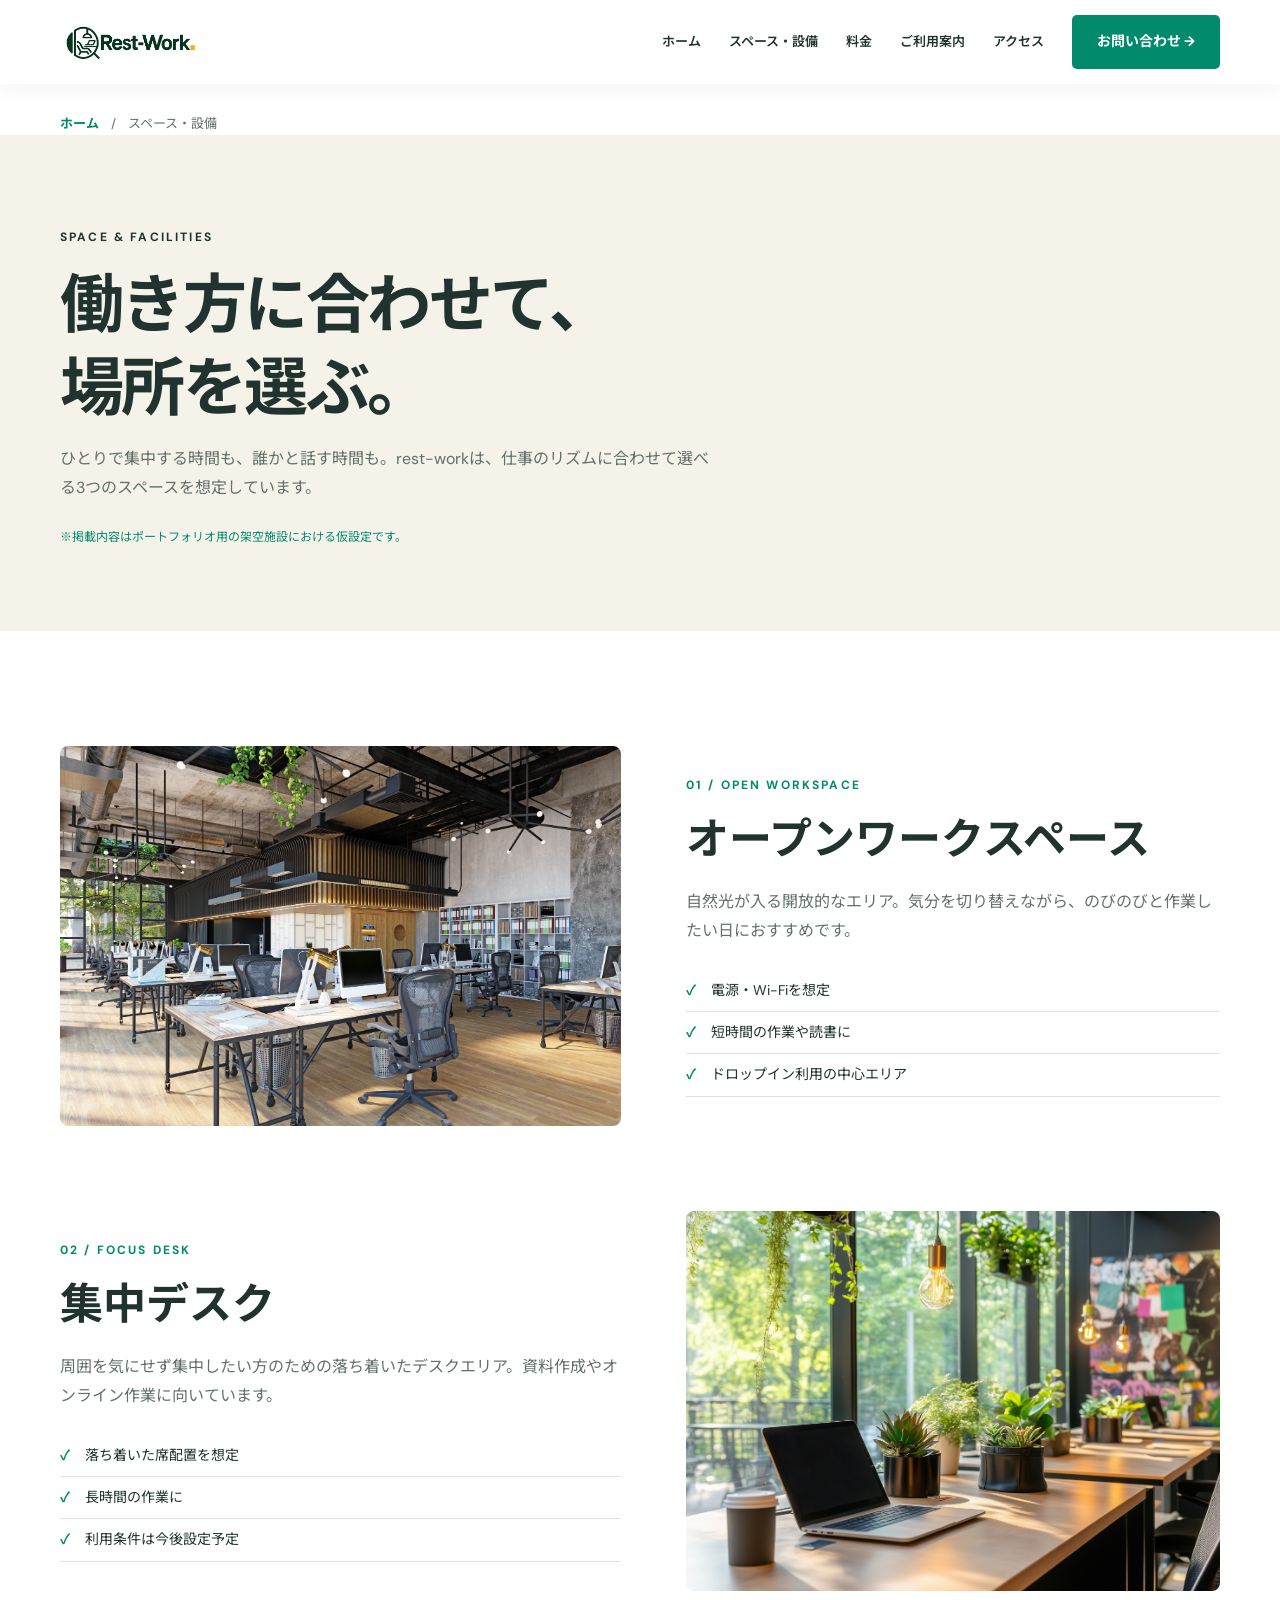
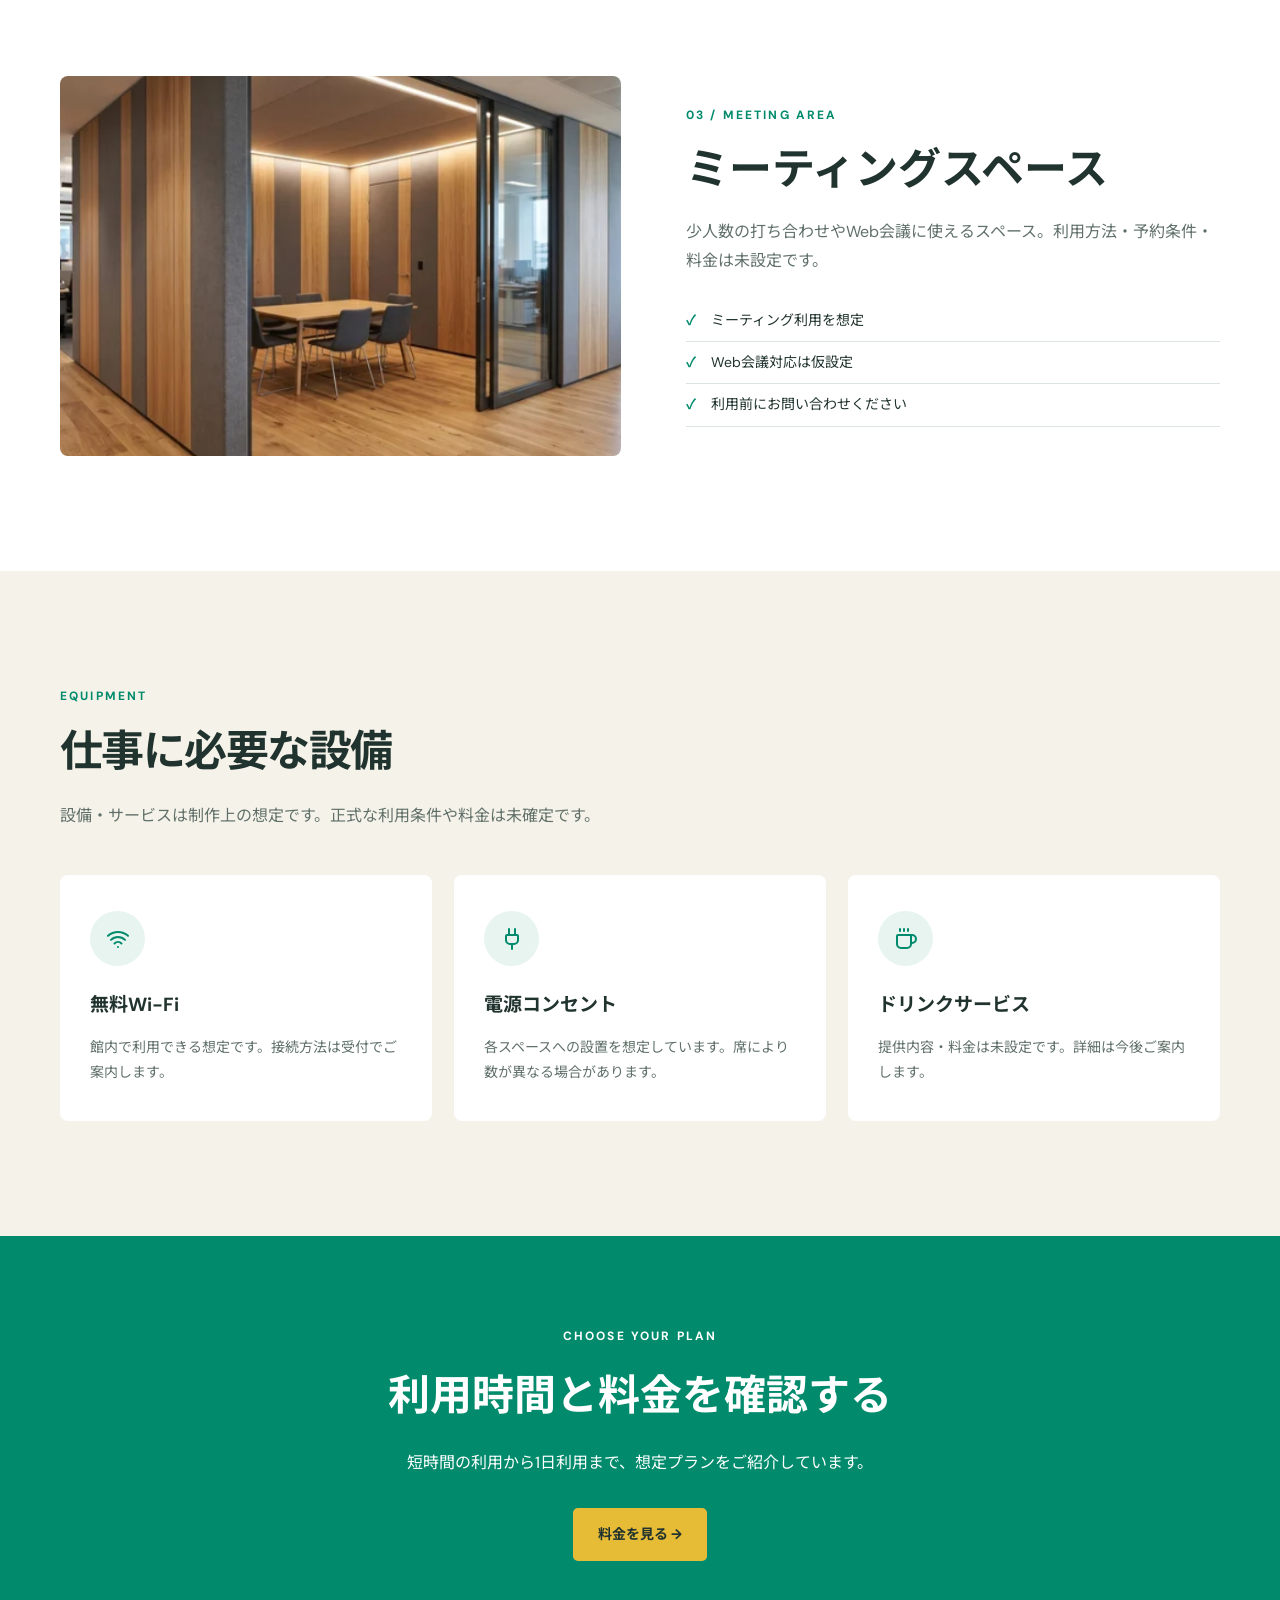
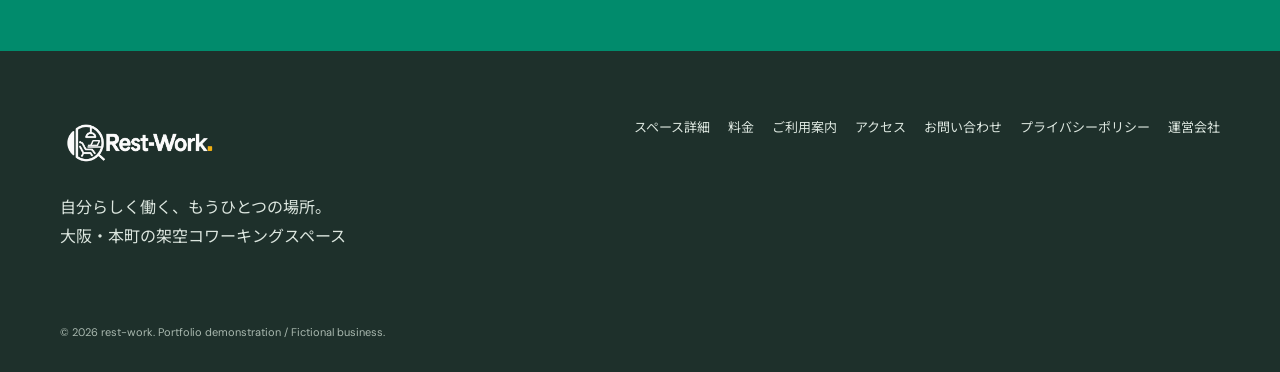
<file: space.html>
<!doctype html>
<html lang="ja">
  <head>
    <meta charset="utf-8">
    <meta name="viewport" content="width=device-width, initial-scale=1">
    <meta name="description" content="rest-workのオープンワークスペース、集中デスク、ミーティングスペースをご紹介します。架空施設のポートフォリオサイトです。">
    <title>スペース・設備 | rest-work</title>
    <link rel="preconnect" href="https://fonts.googleapis.com"><link rel="preconnect" href="https://fonts.gstatic.com" crossorigin>
    <link href="https://fonts.googleapis.com/css2?family=DM+Sans:wght@400;500;600;700&family=Noto+Sans+JP:wght@400;500;600;700&display=swap" rel="stylesheet"><link rel="stylesheet" href="assets/css/style.css">
  </head>
  <body>
    <header class="site-header"><div class="wrap header-inner"><a class="logo" href="index.html" aria-label="rest-work トップ">rest-work<span>.</span></a><button class="menu-btn" aria-label="メニューを開く" aria-expanded="false" aria-controls="main-nav">☰</button><nav class="nav" id="main-nav" aria-label="メインナビゲーション"><a href="index.html">ホーム</a><a href="space.html" aria-current="page">スペース・設備</a><a href="price.html">料金</a><a href="guide.html">ご利用案内</a><a href="access.html">アクセス</a><a href="contact.html" class="btn header-cta">お問い合わせ →</a></nav></div></header>
    <main>
      <div class="wrap breadcrumb" aria-label="パンくずリスト"><a href="index.html">ホーム</a><span aria-hidden="true">/</span><span>スペース・設備</span></div>
      <section class="page-hero"><div class="wrap"><div class="eyebrow">SPACE & FACILITIES</div><h1>働き方に合わせて、<br>場所を選ぶ。</h1><p>ひとりで集中する時間も、誰かと話す時間も。rest-workは、仕事のリズムに合わせて選べる3つのスペースを想定しています。</p><p class="fiction-note">※掲載内容はポートフォリオ用の架空施設における仮設定です。</p></div></section>
      <section class="section"><div class="wrap"><div class="space-detail-grid"><article class="space-detail"><div class="space-detail-image"><img src="img/open.jpeg" alt="開放的な共有ワークスペース"></div><div class="space-detail-body"><div class="eyebrow">01 / OPEN WORKSPACE</div><h2>オープンワークスペース</h2><p>自然光が入る開放的なエリア。気分を切り替えながら、のびのびと作業したい日におすすめです。</p><ul class="check-list"><li>電源・Wi-Fiを想定</li><li>短時間の作業や読書に</li><li>ドロップイン利用の中心エリア</li></ul></div></article><article class="space-detail space-detail-reverse"><div class="space-detail-image"><img src="img/desk.jpeg" alt="自然光の入る集中デスク"></div><div class="space-detail-body"><div class="eyebrow">02 / FOCUS DESK</div><h2>集中デスク</h2><p>周囲を気にせず集中したい方のための落ち着いたデスクエリア。資料作成やオンライン作業に向いています。</p><ul class="check-list"><li>落ち着いた席配置を想定</li><li>長時間の作業に</li><li>利用条件は今後設定予定</li></ul></div></article><article class="space-detail"><div class="space-detail-image"><img src="img/meeting.png" alt="落ち着いたミーティングスペース"></div><div class="space-detail-body"><div class="eyebrow">03 / MEETING AREA</div><h2>ミーティングスペース</h2><p>少人数の打ち合わせやWeb会議に使えるスペース。利用方法・予約条件・料金は未設定です。</p><ul class="check-list"><li>ミーティング利用を想定</li><li>Web会議対応は仮設定</li><li>利用前にお問い合わせください</li></ul></div></article></div></div></section>
      <section class="section cream"><div class="wrap"><div class="section-heading"><div class="eyebrow">EQUIPMENT</div><h2>仕事に必要な設備</h2><p>設備・サービスは制作上の想定です。正式な利用条件や料金は未確定です。</p></div><div class="features"><article class="feature"><div class="feature-icon" aria-hidden="true"><svg xmlns="http://www.w3.org/2000/svg" width="24" height="24" viewBox="0 0 24 24" fill="none" stroke="#018B6C" stroke-width="2" stroke-linecap="round" stroke-linejoin="round" class="lucide lucide-wifi" aria-hidden="true" focusable="false"><path d="M12 20h.01" /><path d="M2 8.82a15 15 0 0 1 20 0" /><path d="M5 12.859a10 10 0 0 1 14 0" /><path d="M8.5 16.429a5 5 0 0 1 7 0" /></svg></div><h3>無料Wi-Fi</h3><p>館内で利用できる想定です。接続方法は受付でご案内します。</p></article><article class="feature"><div class="feature-icon" aria-hidden="true"><svg xmlns="http://www.w3.org/2000/svg" width="24" height="24" viewBox="0 0 24 24" fill="none" stroke="#018B6C" stroke-width="2" stroke-linecap="round" stroke-linejoin="round" class="lucide lucide-plug" aria-hidden="true" focusable="false"><path d="M12 22v-5" /><path d="M15 8V2" /><path d="M17 8a1 1 0 0 1 1 1v4a4 4 0 0 1-4 4h-4a4 4 0 0 1-4-4V9a1 1 0 0 1 1-1z" /><path d="M9 8V2" /></svg></div><h3>電源コンセント</h3><p>各スペースへの設置を想定しています。席により数が異なる場合があります。</p></article><article class="feature"><div class="feature-icon" aria-hidden="true"><svg xmlns="http://www.w3.org/2000/svg" width="24" height="24" viewBox="0 0 24 24" fill="none" stroke="#018B6C" stroke-width="2" stroke-linecap="round" stroke-linejoin="round" class="lucide lucide-coffee" aria-hidden="true" focusable="false"><path d="M10 2v2" /><path d="M14 2v2" /><path d="M16 8a1 1 0 0 1 1 1v8a4 4 0 0 1-4 4H7a4 4 0 0 1-4-4V9a1 1 0 0 1 1-1h14a4 4 0 1 1 0 8h-1" /><path d="M6 2v2" /></svg></div><h3>ドリンクサービス</h3><p>提供内容・料金は未設定です。詳細は今後ご案内します。</p></article></div></div></section>
      <section class="cta"><div class="wrap"><div class="eyebrow">CHOOSE YOUR PLAN</div><h2>利用時間と料金を確認する</h2><p>短時間の利用から1日利用まで、想定プランをご紹介しています。</p><a href="price.html" class="btn yellow">料金を見る →</a></div></section>
    </main>
    <footer class="footer"><div class="wrap"><div class="footer-grid"><div><a class="logo" href="index.html">rest-work<span>.</span></a><p>自分らしく働く、もうひとつの場所。<br>大阪・本町の架空コワーキングスペース</p></div><nav class="footer-nav" aria-label="フッターナビゲーション"><a href="space.html">スペース詳細</a><a href="price.html">料金</a><a href="guide.html">ご利用案内</a><a href="access.html">アクセス</a><a href="contact.html">お問い合わせ</a><a href="privacy.html">プライバシーポリシー</a><a href="company.html">運営会社</a></nav></div><small>© 2026 rest-work. Portfolio demonstration / Fictional business.</small></div></footer><script src="assets/js/main.js"></script>
  </body>
</html>
</file>
<file: assets/css/style.css>
:root{--green:#018B6C;--yellow:#E6BB36;--cream:#F5F2EA;--ink:#20332e;--muted:#61716a;--line:#dce4df}*{box-sizing:border-box}html{scroll-behavior:smooth}body{margin:0;font-family:'DM Sans','Noto Sans JP',sans-serif;color:var(--ink);line-height:1.8;background:#fff}a{color:inherit;text-decoration:none}button{font:inherit}img{display:block;width:100%;height:100%;object-fit:cover}.wrap{width:min(1160px,calc(100% - 48px));margin:auto}.site-header{height:84px;background:#fff;position:sticky;top:0;z-index:20;box-shadow:0 2px 22px #132c2110}.header-inner{height:100%;display:flex;align-items:center;justify-content:space-between;gap:25px}.logo{font-size:24px;font-weight:700;letter-spacing:-1.2px;color:var(--green);white-space:nowrap}.logo span{color:var(--yellow)}.nav{display:flex;align-items:center;gap:28px;font-size:13px;font-weight:600}.nav a:hover{color:var(--green)}.btn{display:inline-flex;justify-content:center;align-items:center;gap:14px;padding:14px 25px;border-radius:5px;background:var(--green);color:white;font-size:14px;font-weight:700;border:0;transition:transform .2s,background .2s;cursor:pointer}.btn:hover{background:#006b53;transform:translateY(-2px)}.btn.yellow{background:var(--yellow);color:#20332e}.btn.yellow:hover{background:#f1ca53}.menu-btn{display:none;border:0;background:none;font-size:26px;cursor:pointer}.hero{position:relative;min-height:650px;display:flex;align-items:center;overflow:hidden;background:#d6ddd5}.hero-image{position:absolute;inset:0;background-image:linear-gradient(90deg,rgba(8,33,26,.79),rgba(8,33,26,.34) 57%,rgba(8,33,26,.03)),url('../../img/hero1.jpeg');background-size:cover;background-position:center}.hero-inner{position:relative;color:#fff;padding:95px 0 110px}.eyebrow{letter-spacing:.18em;text-transform:uppercase;font-size:12px;font-weight:700}.hero h1{font-size:clamp(38px,5.3vw,74px);letter-spacing:-.045em;line-height:1.35;margin:25px 0}.hero p{font-size:16px;line-height:2.1;max-width:520px}.hero-actions{display:flex;gap:15px;margin-top:35px;flex-wrap:wrap}.btn-outline{border:1px solid #ffffff9c;background:#ffffff15;color:white}.btn-outline:hover{background:#ffffff35}.price-badge{position:absolute;right:0;bottom:20px;background:var(--yellow);color:#20332e;width:235px;height:165px;border-radius:8px;display:flex;flex-direction:column;align-items:center;justify-content:center;box-shadow:0 18px 35px #0002}.price-badge small{font-size:13px;font-weight:700}.price-badge strong{font-size:45px;line-height:1.4;letter-spacing:-.06em}.price-badge strong span{font-size:17px;letter-spacing:0}.price-badge em{font-size:11px;font-style:normal}.section{padding:115px 0}.section.cream{background:var(--cream)}.section-heading{margin-bottom:45px}.section-heading .eyebrow{color:var(--green)}.section-heading h2{font-size:clamp(28px,3.5vw,43px);line-height:1.5;letter-spacing:-.035em;margin:12px 0 18px}.section-heading p{color:var(--muted);max-width:660px}.intro{display:grid;grid-template-columns:1fr 1fr;gap:75px;align-items:center}.intro-photo{height:450px;border-radius:6px;overflow:hidden}.intro .section-heading{margin:0}.features{display:grid;grid-template-columns:repeat(3,1fr);gap:22px}.feature{background:#fff;padding:36px 30px;border-radius:8px}.feature-icon{display:grid;place-items:center;width:55px;height:55px;background:#e7f4ef;color:var(--green);border-radius:50%;font-size:24px;margin-bottom:22px}.feature h3{font-size:19px;margin:0 0 12px}.feature p{font-size:14px;color:var(--muted);margin:0}.space-grid{display:grid;grid-template-columns:1.3fr 1fr 1fr;gap:18px}.space-card{height:310px;position:relative;border-radius:7px;overflow:hidden}.space-card:after{content:'';position:absolute;inset:0;background:linear-gradient(transparent 45%,#0009)}.space-card img{transition:transform .5s}.space-card:hover img{transform:scale(1.04)}.space-card h3{position:absolute;bottom:15px;left:24px;z-index:1;color:white;font-size:18px}.pricing-grid{display:grid;grid-template-columns:repeat(3,1fr);gap:20px}.plan{background:#fff;border:1px solid var(--line);border-radius:8px;padding:32px;display:flex;flex-direction:column}.plan.featured{border:2px solid var(--green);position:relative}.plan-label{color:var(--green);font-size:12px;font-weight:700;letter-spacing:.1em}.plan h3{font-size:20px;margin:9px 0 12px}.plan .amount{font-size:35px;font-weight:700;letter-spacing:-.04em;color:var(--green)}.plan .amount small{font-size:14px;color:var(--ink)}.plan p{color:var(--muted);font-size:13px;flex:1}.plan .btn{margin-top:20px}.note{font-size:12px;color:var(--muted);margin-top:20px}.access{display:grid;grid-template-columns:1fr 1fr;gap:60px;align-items:center}.access-panel{background:#e7f1eb;padding:65px 40px;border-radius:7px;min-height:320px;display:flex;flex-direction:column;justify-content:center}.access-panel strong{font-size:29px;color:var(--green)}.access-panel p{color:var(--muted)}.cta{background:var(--green);color:#fff;text-align:center;padding:90px 20px}.cta h2{font-size:clamp(28px,4vw,42px);margin:10px 0}.cta p{margin-bottom:30px}.footer{background:#1e302b;color:#dce6df;padding:65px 0 30px}.footer-grid{display:flex;justify-content:space-between;gap:35px}.footer .logo{color:#fff}.footer-nav{display:flex;gap:18px;flex-wrap:wrap;font-size:13px}.footer small{display:block;margin-top:55px;color:#a9b8af;font-size:11px}.placeholder-link{cursor:pointer}.sr-only{position:absolute;width:1px;height:1px;overflow:hidden;clip:rect(0,0,0,0)}
@media(max-width:900px){.nav{gap:14px;font-size:12px}.intro{gap:35px}.space-grid{grid-template-columns:1fr 1fr}.space-card:first-child{grid-column:span 2}.pricing-grid{gap:12px}.plan{padding:22px}}@media(max-width:1023px){.site-header{height:72px}.menu-btn{display:flex;align-items:center;justify-content:center;width:44px;height:44px;color:var(--green);border:1px solid var(--line);border-radius:6px}.nav{display:none;position:absolute;top:100%;left:0;right:0;background:#fff;padding:18px max(24px,calc((100vw - 1160px)/2)) 26px;box-shadow:0 12px 20px #0002;flex-direction:column;align-items:stretch;gap:0}.nav.open{display:flex}.nav a:not(.btn){padding:12px 0;border-bottom:1px solid var(--line)}.nav .header-cta{display:inline-flex;align-self:flex-start;margin-top:18px}}@media(max-width:700px){.wrap{width:min(100% - 36px,1160px)}.site-header{height:68px}.logo{font-size:22px}.hero{min-height:640px;align-items:flex-start}.hero-image{background-image:linear-gradient(90deg,#092b22b8,#092b2259),url('../../img/hero1.jpeg');background-position:55% center}.hero-inner{padding:95px 0 190px}.hero h1{font-size:clamp(34px,9vw,50px)}.hero p{font-size:14px}.price-badge{right:0;bottom:20px;width:174px;height:125px}.price-badge strong{font-size:33px}.price-badge strong span{font-size:14px}.section{padding:85px 0}.section:first-of-type{padding-top:120px}.intro,.access{grid-template-columns:1fr;gap:28px}.intro-photo{height:300px;order:2}.features,.pricing-grid{grid-template-columns:1fr}.space-grid{grid-template-columns:1fr 1fr;gap:10px}.space-card{height:210px}.space-card:first-child{height:270px}.space-card h3{font-size:15px;left:14px}.access-panel{min-height:230px;padding:30px}.footer-grid{flex-direction:column}.footer-nav{gap:12px}.hero-actions .btn{padding:13px 18px}.section-heading{margin-bottom:30px}}
 .page-hero{background:var(--cream);padding:92px 0 82px}.page-hero h1{font-size:clamp(38px,5vw,64px);line-height:1.3;letter-spacing:-.04em;margin:15px 0}.page-hero p{max-width:650px;color:var(--muted);margin:0}.page-hero .fiction-note{font-size:12px;margin-top:24px;color:var(--green)}.guide-narrow{max-width:900px}.table-wrap{overflow-x:auto}.hours-table{border-collapse:collapse;width:100%;background:#fff;border:1px solid var(--line);text-align:left}.hours-table th,.hours-table td{padding:17px 22px;border-bottom:1px solid var(--line)}.hours-table thead th{background:#e7f1eb;color:var(--green);font-size:13px}.hours-table tbody th{font-weight:600}.hours-table tbody tr:last-child th,.hours-table tbody tr:last-child td{border-bottom:0}.guide-flow{display:grid;grid-template-columns:repeat(4,1fr);gap:18px}.flow-step{background:#fff;border-radius:8px;padding:28px 22px}.flow-icon{display:grid;place-items:center;width:52px;height:52px;border-radius:50%;background:#e7f4ef;color:var(--green);font-size:23px;margin-bottom:18px}.flow-number{font-size:11px;color:var(--green);font-weight:700;letter-spacing:.12em}.flow-step h3{font-size:17px;line-height:1.5;margin:8px 0}.flow-step p,.service-card p{font-size:13px;color:var(--muted);margin:0}.service-grid{display:grid;grid-template-columns:repeat(3,1fr);gap:18px}.service-card{border:1px solid var(--line);border-radius:8px;padding:28px;background:#fff}.service-card .feature-icon{margin-bottom:16px}.service-card h3{margin:0 0 8px;font-size:18px}.faq-list{border-top:1px solid var(--line)}.faq-list details{border-bottom:1px solid var(--line);padding:20px 4px}.faq-list summary{cursor:pointer;font-weight:700;padding-right:24px}.faq-list summary::marker{color:var(--green)}.faq-list p{color:var(--muted);font-size:14px;margin:13px 0 0;padding-left:1em}.provisional{color:var(--green);font-weight:700}@media(max-width:700px){.page-hero{padding:68px 0 58px}.guide-flow,.service-grid{grid-template-columns:1fr}.flow-step{padding:24px}.hours-table th,.hours-table td{padding:14px 16px}.page-hero h1{font-size:40px}}
 .breadcrumb{display:flex;gap:12px;align-items:center;padding-top:28px;font-size:13px;color:var(--muted)}.breadcrumb a{color:var(--green);font-weight:700}.space-detail-grid{display:grid;gap:85px}.space-detail{display:grid;grid-template-columns:1.05fr 1fr;gap:65px;align-items:center}.space-detail-reverse .space-detail-image{order:2}.space-detail-image{height:380px;border-radius:8px;overflow:hidden}.space-detail-body .eyebrow{color:var(--green)}.space-detail-body h2{font-size:clamp(28px,3.5vw,43px);line-height:1.45;margin:12px 0 18px}.space-detail-body p{color:var(--muted)}.check-list{list-style:none;padding:0;margin:24px 0 0;color:var(--ink);font-size:14px}.check-list li{padding:8px 0 8px 25px;border-bottom:1px solid var(--line);position:relative}.check-list li:before{content:'✓';position:absolute;left:0;color:var(--green);font-weight:700}.pricing-grid-wide{grid-template-columns:repeat(2,1fr)}.pricing-grid-wide .plan h2{font-size:21px;margin:9px 0 12px}.price-table{border-collapse:collapse;width:100%;background:#fff;border:1px solid var(--line);text-align:left}.price-table th,.price-table td{padding:17px 22px;border-bottom:1px solid var(--line)}.price-table thead th{background:#e7f1eb;color:var(--green);font-size:13px}.price-table tbody tr:last-child th,.price-table tbody tr:last-child td{border-bottom:0}.notice-box{margin-top:28px;padding:25px 28px;border-left:4px solid var(--yellow);background:#fffaf0}.notice-box strong{display:block;margin-bottom:8px}.notice-box ul{margin:0;padding-left:20px;color:var(--muted);font-size:14px}.map-placeholder{height:380px;background:#e7f1eb;border-radius:8px;position:relative;overflow:hidden}.map-grid{position:absolute;inset:0;background-image:linear-gradient(35deg,transparent 48%,#ffffffb8 49%,#ffffffb8 51%,transparent 52%),linear-gradient(120deg,transparent 48%,#ffffffb8 49%,#ffffffb8 51%,transparent 52%);background-size:90px 90px}.map-road{height:12px;background:#fff;position:absolute;transform:rotate(-18deg);left:-20%;right:-20%;box-shadow:0 0 0 1px #d5e3da}.road-one{top:35%}.road-two{top:65%;transform:rotate(24deg)}.map-pin{position:absolute;top:45%;left:47%;color:var(--green);font-size:34px;text-align:center}.map-pin span{display:block;background:#fff;color:var(--ink);font-size:13px;line-height:1.4;padding:6px 12px;border-radius:5px;box-shadow:0 4px 12px #20332e1c}.map-pin small{color:var(--muted)}.small-note{font-size:12px}.route-list{list-style:none;padding:0;margin:0}.route-list li{display:flex;gap:24px;padding:24px 0;border-top:1px solid var(--line)}.route-list li>span{color:var(--green);font-weight:700;letter-spacing:.12em}.route-list strong{display:block;font-size:18px;margin-bottom:6px}.route-list p{color:var(--muted);margin:0;font-size:14px}.form-layout{max-width:760px}.demo-notice{display:flex;gap:12px;padding:15px 18px;background:#e7f1eb;border-radius:6px;margin-bottom:25px;font-size:13px}.demo-notice strong{color:var(--green)}.contact-form{display:grid;gap:22px}.form-field label{display:block;font-weight:700;margin-bottom:7px}.form-field label span{color:#b34b38}.form-field input,.form-field select,.form-field textarea{width:100%;border:1px solid #cbd8d1;border-radius:5px;padding:13px 14px;font:inherit;color:var(--ink);background:#fff}.form-field input:focus,.form-field select:focus,.form-field textarea:focus{outline:3px solid #018b6c40;border-color:var(--green)}.form-field [aria-invalid="true"]{border-color:#b34b38}.field-error{color:#b34b38;font-size:12px;margin:5px 0 0;min-height:1.5em}.contact-form .btn{justify-self:start}.contact-confirm,.contact-complete{text-align:left;background:var(--cream);padding:35px;border-radius:8px}.contact-confirm h2,.contact-complete h2{margin-top:12px}.success-icon{display:grid;place-items:center;width:52px;height:52px;border-radius:50%;background:#e7f4ef;color:var(--green);font-size:24px}.confirm-body{border-top:1px solid var(--line);margin-top:20px}.confirm-body dl{display:grid;grid-template-columns:160px 1fr;border-bottom:1px solid var(--line);padding:12px 0;margin:0}.confirm-body dt{font-weight:700}.confirm-body dd{margin:0;white-space:pre-wrap}.form-actions{display:flex;gap:12px;flex-wrap:wrap;margin-top:25px}.btn-outline-dark{background:transparent;color:var(--ink);border:1px solid var(--ink)}.btn-outline-dark:hover{background:#20332e12}.legal-content{max-width:800px}.legal-content section{border-top:1px solid var(--line);padding:30px 0}.legal-content h2{font-size:21px;margin:0 0 12px}.legal-content p{color:var(--muted)}.legal-lead{font-size:16px;color:var(--ink)!important;margin:0 0 35px}.company-grid{display:grid;grid-template-columns:1fr 1fr;gap:70px;align-items:center}.company-mark{min-height:300px;border-radius:8px;background:var(--green);color:#fff;display:flex;flex-direction:column;align-items:center;justify-content:center;font-size:60px;letter-spacing:-.08em}.company-mark strong{color:var(--yellow);font-size:78px}.company-profile{margin:0;border-top:1px solid var(--line)}.company-profile>div{display:grid;grid-template-columns:150px 1fr;gap:25px;padding:18px 0;border-bottom:1px solid var(--line)}.company-profile dt{font-weight:700;color:var(--green)}.company-profile dd{margin:0;color:var(--muted)}
@media(max-width:700px){.breadcrumb{padding-top:20px;font-size:12px}.space-detail{grid-template-columns:1fr;gap:28px}.space-detail-reverse .space-detail-image{order:0}.space-detail-image{height:270px}.pricing-grid-wide{grid-template-columns:1fr}.price-table th,.price-table td{padding:14px 12px;font-size:13px}.map-placeholder{height:280px}.route-list li{gap:14px}.route-list strong{font-size:16px}.form-layout{width:min(100%,760px)}.demo-notice{display:block}.demo-notice span{display:block;margin-top:4px}.contact-confirm,.contact-complete{padding:25px 20px}.confirm-body dl{grid-template-columns:1fr;gap:3px}.company-grid{grid-template-columns:1fr;gap:30px}.company-mark{min-height:220px;font-size:48px}.company-mark strong{font-size:62px}.company-profile>div{grid-template-columns:1fr;gap:3px}}
 .logo{display:inline-flex;align-items:center;height:46px;width:180px}.logo img{width:100%;height:100%;object-fit:contain;object-position:left center}.footer .logo{height:52px;width:205px}.footer .logo img{object-position:left center}@media(max-width:700px){.logo{height:38px;width:148px}.footer .logo{height:46px;width:180px}}

.access-map-image{display:block;width:100%;height:auto;border:1pt solid #D1DAE1;border-radius:8px}
.access-map{position:relative;min-width:0;container-type:inline-size}
@media(min-width:1024px){.access-location{grid-template-columns:repeat(2,minmax(0,1fr))}.access-location > .access-panel{align-self:stretch;min-height:0;padding-block:clamp(24px,3vw,65px)}}
.access-map-label{position:absolute;top:28%;left:28%;transform:translateX(-50%);color:#00543F;font-size:clamp(9px,2.4cqw,16px);font-weight:700;line-height:1.4;white-space:nowrap;text-shadow:0 0 3px #fff,0 0 3px #fff,0 0 3px #fff;pointer-events:none}

/* Keep transformed roads behind the entire marker and its label. */
.map-placeholder{isolation:isolate}
.map-placeholder > .map-grid,.map-placeholder > .map-road{z-index:0}
.map-placeholder > .map-pin{z-index:1}

/* Top-page first-visit loading animation */
.top-loading{position:fixed;inset:0;z-index:1000;display:grid;place-items:center;background:#f8faf8;color:var(--green);opacity:1;visibility:visible}.top-loading-inner{display:flex;flex-direction:column;align-items:center;gap:22px}.top-loading-visual{position:relative;display:grid;place-items:center;width:min(68vw,310px);height:min(68vw,310px)}.top-loading-mark{position:relative;z-index:2;width:min(62vw,260px);height:auto;opacity:0;transform:translateY(8px);animation:top-loading-logo-in .75s cubic-bezier(.22,1,.36,1) .1s forwards}.top-loading-mark img{width:100%;height:auto;object-fit:contain}.top-loading-ripple{position:absolute;z-index:1;width:38%;aspect-ratio:1;border:2px solid #018b6c66;border-radius:50%;opacity:0;animation:top-loading-ripple 1.8s cubic-bezier(.2,.65,.35,1) infinite}.top-loading-ripple-two{animation-delay:.36s}.top-loading-copy{margin:0;letter-spacing:.28em;font-size:11px;font-weight:700;opacity:0;transform:translateY(6px);animation:top-loading-copy-in .6s ease .55s forwards}.top-loading.is-leaving{animation:top-loading-out .42s ease forwards;pointer-events:none}@keyframes top-loading-logo-in{to{opacity:1;transform:translateY(0)}}@keyframes top-loading-ripple{0%{opacity:0;transform:scale(.6)}18%{opacity:.7}100%{opacity:0;transform:scale(2.8)}}@keyframes top-loading-copy-in{to{opacity:1;transform:translateY(0)}}@keyframes top-loading-out{to{opacity:0;visibility:hidden}}@media(max-width:700px){.top-loading-inner{gap:18px}.top-loading-visual{width:78vw;height:78vw}.top-loading-mark{width:72vw}.top-loading-copy{font-size:10px}}@media(prefers-reduced-motion:reduce){.top-loading-mark,.top-loading-ripple,.top-loading-copy{animation:none;opacity:1;transform:none}.top-loading-ripple{display:none}.top-loading.is-leaving{animation:none;opacity:0;visibility:hidden}}
</file>
